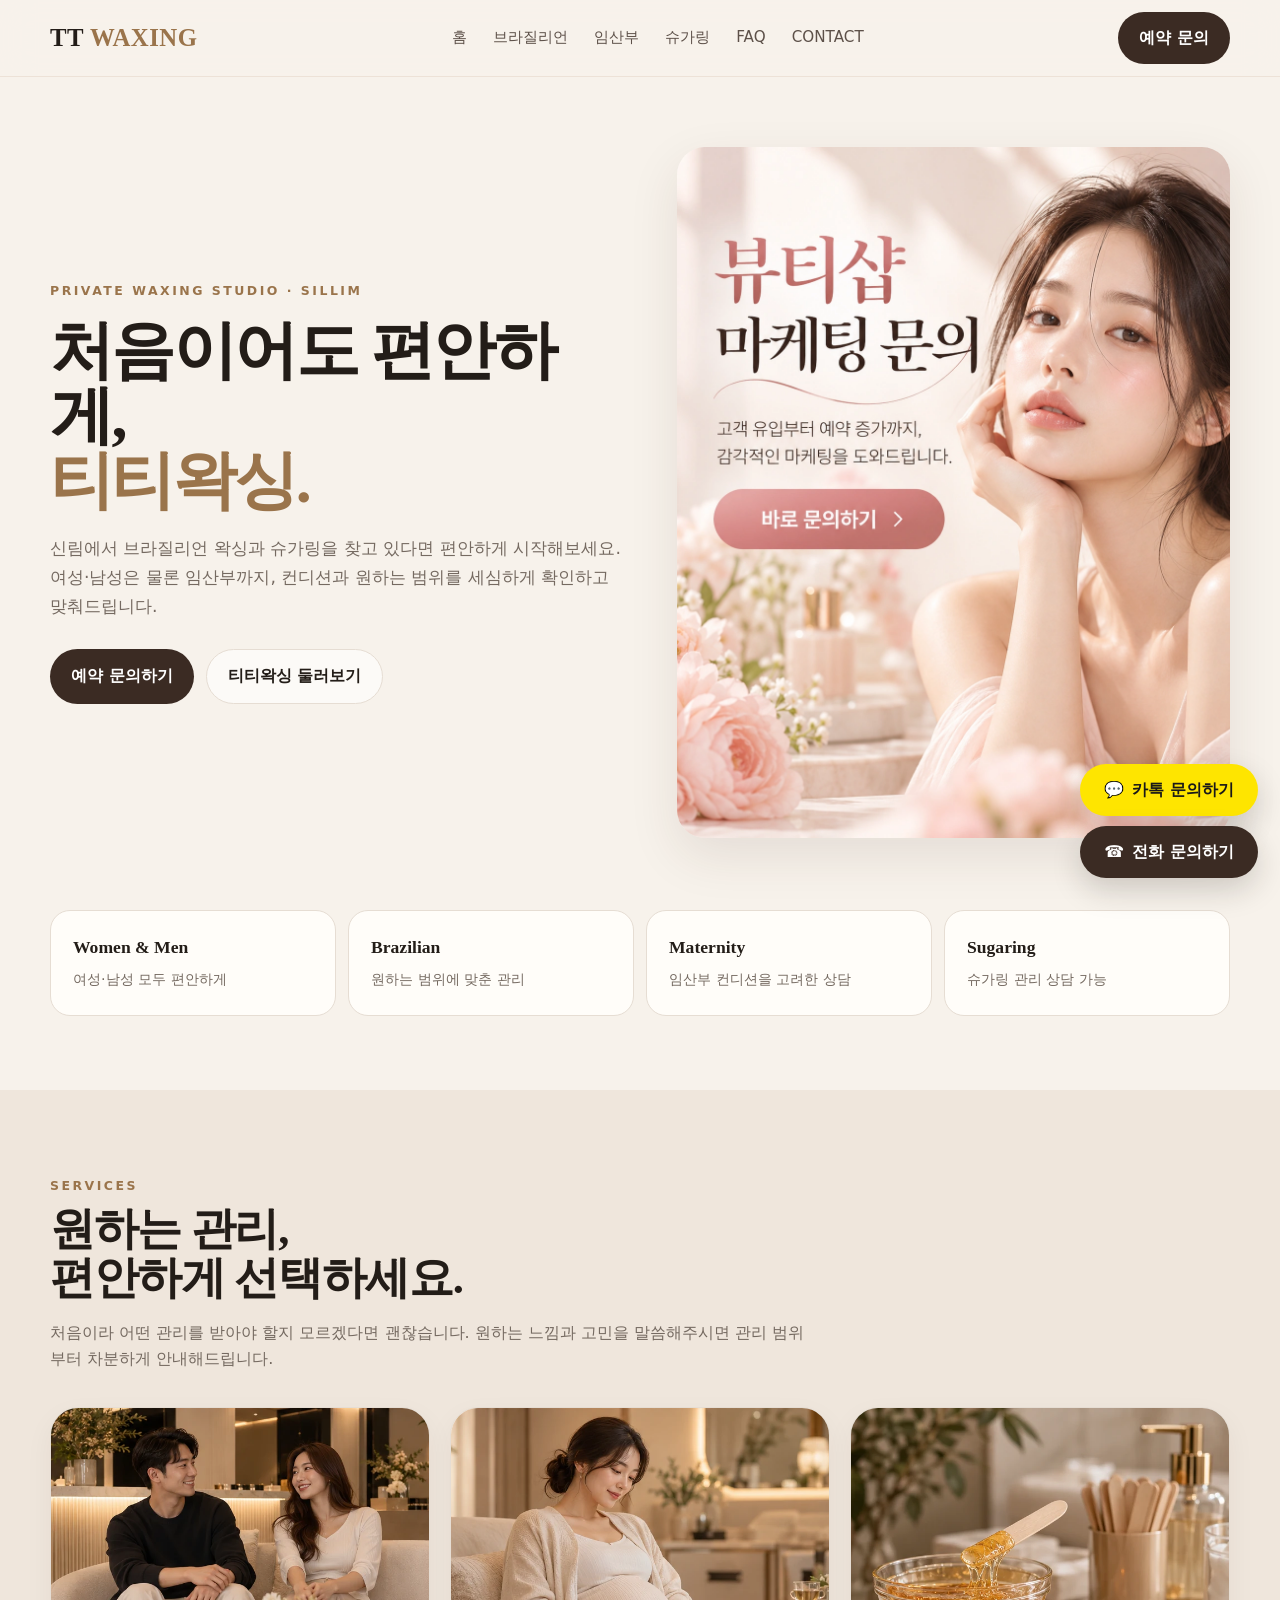
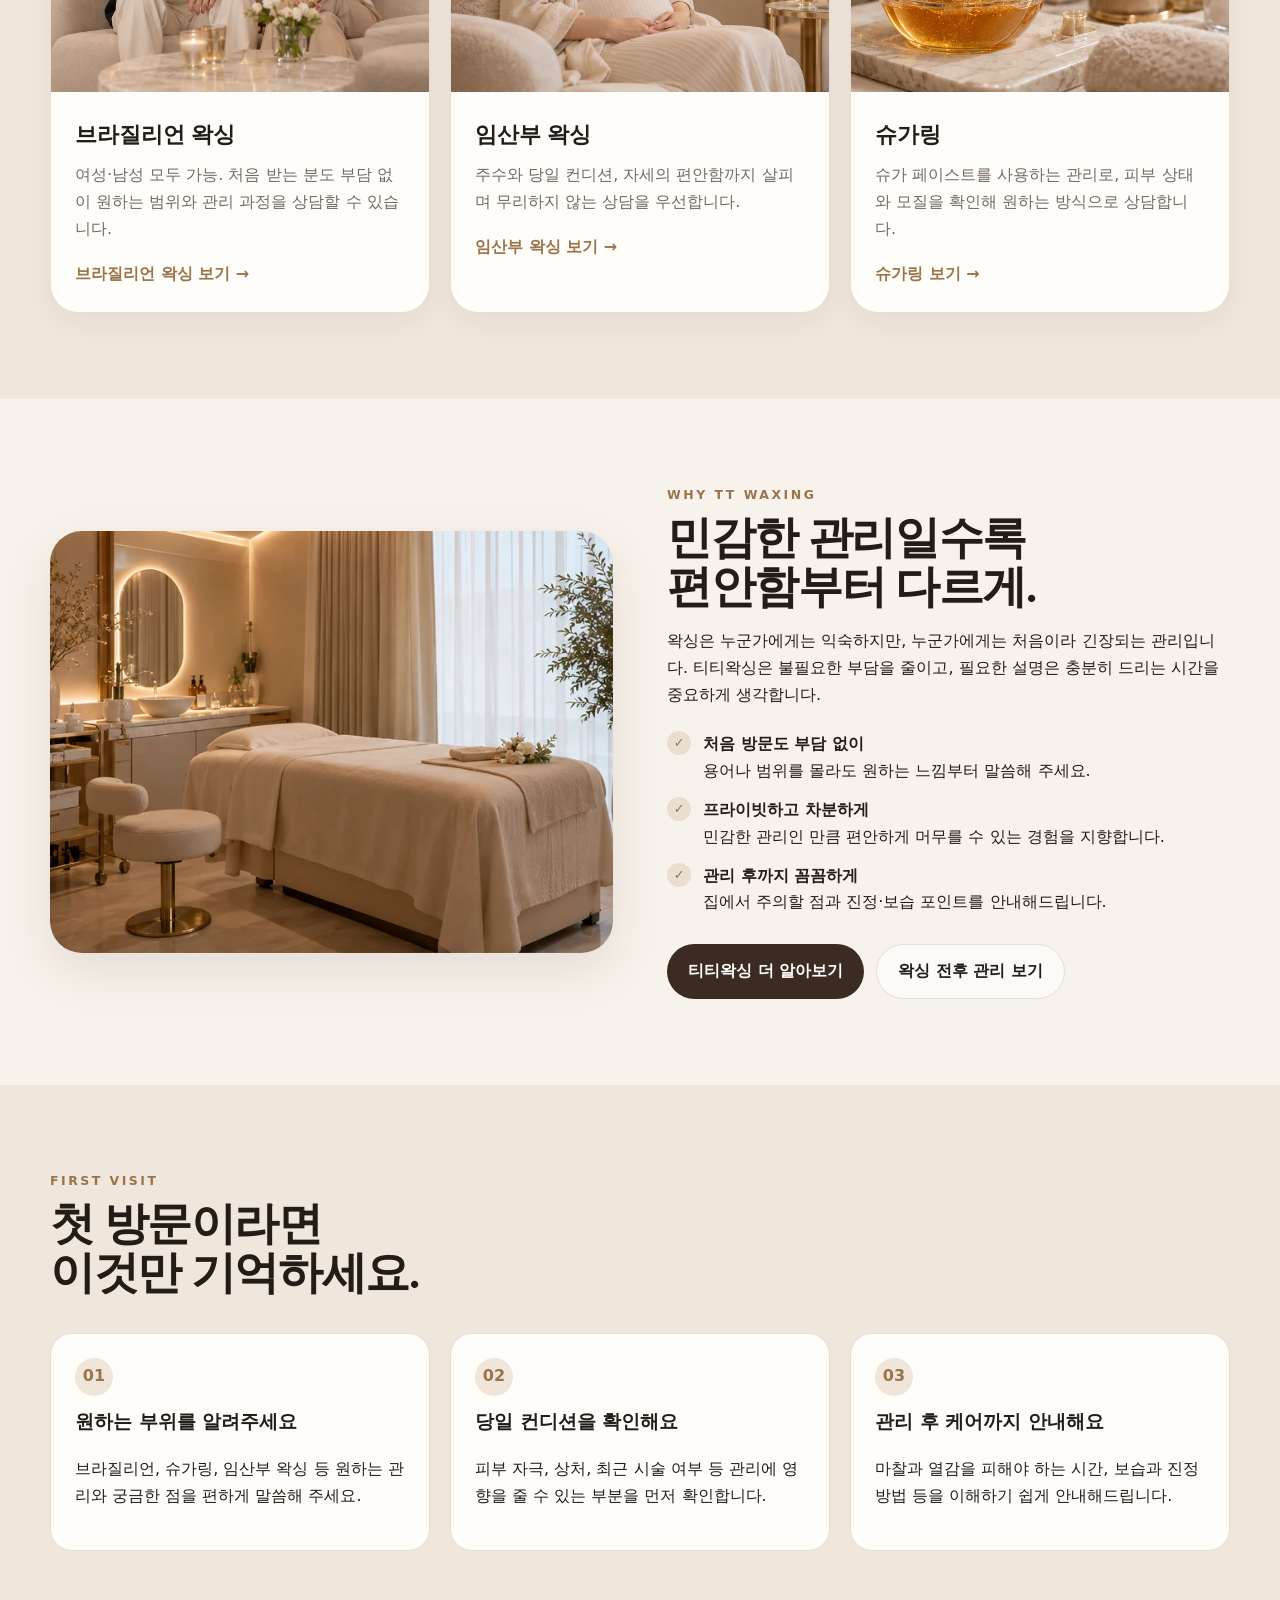
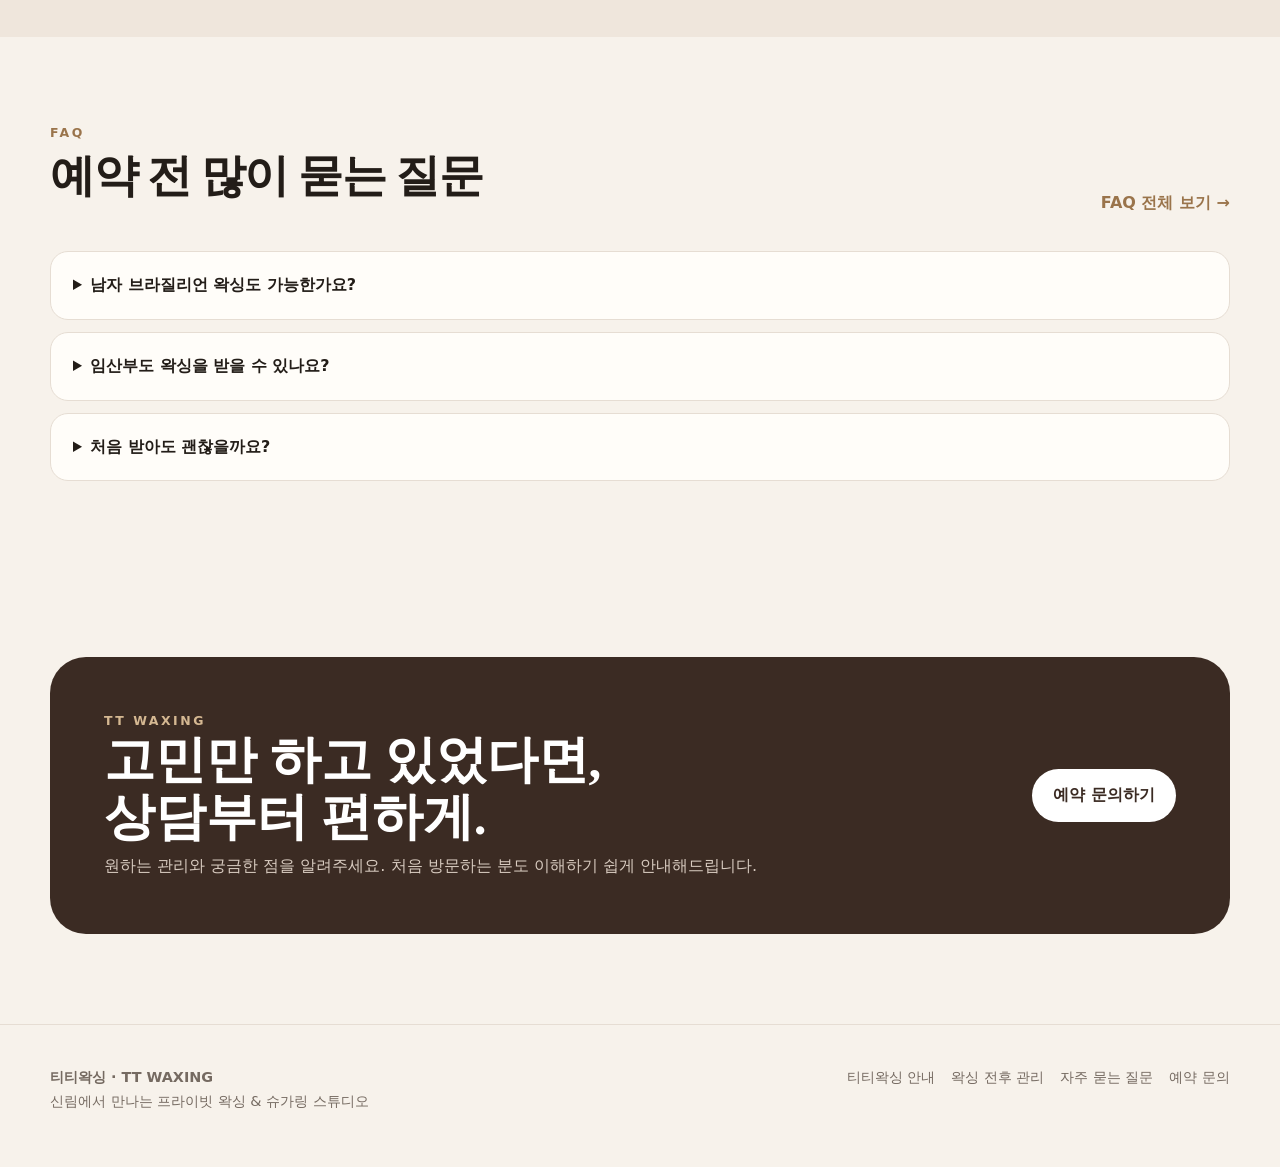
<file: index.html>
<!DOCTYPE html>
<html lang="ko">
 <head>
  <meta charset="utf-8"/>
  <meta content="width=device-width,initial-scale=1,viewport-fit=cover" name="viewport"/>
  <title>
   신림왁싱 티티왁싱 | 브라질리언·임산부·남녀·슈가링
  </title>
  <meta content="신림왁싱 티티왁싱. 여성·남성 브라질리언 왁싱, 임산부 왁싱, 슈가링을 편안하고 프라이빗한 분위기에서 상담하세요." name="description"/>
  <meta content="index,follow,max-image-preview:large" name="robots"/>
  <link href="https://ttwaxing.pages.dev/" rel="canonical"/>
  <link href="assets/favicon.svg" rel="icon" type="image/svg+xml"/>
  <link href="assets/style.css" rel="stylesheet"/>
  <link href="/rss.xml" rel="alternate" title="티티왁싱 RSS" type="application/rss+xml"/>
  <meta content="website" property="og:type"/>
  <meta content="ko_KR" property="og:locale"/>
  <meta content="티티왁싱" property="og:site_name"/>
  <meta content="신림왁싱 티티왁싱 | 브라질리언·임산부·남녀·슈가링" property="og:title"/>
  <meta content="신림왁싱 티티왁싱. 여성·남성 브라질리언 왁싱, 임산부 왁싱, 슈가링을 편안하고 프라이빗한 분위기에서 상담하세요." property="og:description"/>
  <meta content="https://ttwaxing.pages.dev/" property="og:url"/>
  <meta content="https://ttwaxing.pages.dev/assets/images/hero-visual.webp" property="og:image"/>
  <meta content="summary_large_image" name="twitter:card"/>
  <script type="application/ld+json">
   {
  "@context": "https://schema.org",
  "@graph": [
    {
      "@context": "https://schema.org",
      "@type": "BeautySalon",
      "@id": "https://ttwaxing.pages.dev/#business",
      "name": "티티왁싱",
      "alternateName": "TT WAXING",
      "url": "https://ttwaxing.pages.dev/",
      "telephone": "+82-10-3901-2337",
      "image": [
        "https://ttwaxing.pages.dev/assets/images/hero-visual.webp",
        "https://ttwaxing.pages.dev/assets/images/sugaring.webp"
      ],
      "description": "신림에서 브라질리언 왁싱, 임산부 왁싱, 남성·여성 왁싱과 슈가링을 안내하는 프라이빗 왁싱 스튜디오.",
      "areaServed": [
        {
          "@type": "Place",
          "name": "신림"
        },
        {
          "@type": "AdministrativeArea",
          "name": "서울 관악구"
        }
      ],
      "priceRange": "₩₩",
      "knowsAbout": [
        "브라질리언 왁싱",
        "임산부 왁싱",
        "남자 왁싱",
        "여자 왁싱",
        "슈가링"
      ]
    },
    {
      "@context": "https://schema.org",
      "@type": "WebPage",
      "@id": "https://ttwaxing.pages.dev/#webpage",
      "url": "https://ttwaxing.pages.dev/",
      "name": "신림왁싱 티티왁싱 | 브라질리언·임산부·남녀·슈가링",
      "description": "신림왁싱 티티왁싱. 여성·남성 브라질리언 왁싱, 임산부 왁싱, 슈가링을 편안하고 프라이빗한 분위기에서 상담하세요.",
      "inLanguage": "ko-KR",
      "isPartOf": {
        "@id": "https://ttwaxing.pages.dev/#website"
      }
    },
    {
      "@context": "https://schema.org",
      "@type": "WebSite",
      "@id": "https://ttwaxing.pages.dev/#website",
      "url": "https://ttwaxing.pages.dev/",
      "name": "티티왁싱",
      "inLanguage": "ko-KR",
      "publisher": {
        "@id": "https://ttwaxing.pages.dev/#business"
      }
    },
    {
      "@context": "https://schema.org",
      "@type": "FAQPage",
      "mainEntity": [
        {
          "@type": "Question",
          "name": "남자 브라질리언 왁싱도 가능한가요?",
          "acceptedAnswer": {
            "@type": "Answer",
            "text": "네. 티티왁싱은 여성과 남성 모두 상담 가능합니다. 원하는 관리 범위와 피부 컨디션을 확인한 뒤 안내해드립니다."
          }
        },
        {
          "@type": "Question",
          "name": "임산부도 왁싱을 받을 수 있나요?",
          "acceptedAnswer": {
            "@type": "Answer",
            "text": "임신 주수와 현재 컨디션을 먼저 확인합니다. 의료진에게 별도 지침을 받은 경우에는 해당 지침을 우선해 주세요."
          }
        },
        {
          "@type": "Question",
          "name": "처음 받아도 괜찮을까요?",
          "acceptedAnswer": {
            "@type": "Answer",
            "text": "처음일수록 관리 범위와 진행 과정을 충분히 설명드리는 것이 중요합니다. 궁금한 점은 예약 전에 편하게 문의해 주세요."
          }
        }
      ]
    }
  ]
}
  </script>
 </head>
 <body>
  <header class="header">
   <div class="wrap header-in">
    <a aria-label="티티왁싱 홈" class="brand" href="index.html">
     TT
     <span>
      WAXING
     </span>
    </a>
    <nav aria-label="주요 메뉴">
     <a aria-current="page" href="index.html">
      홈
     </a>
     <a href="brazilian-waxing.html">
      브라질리언
     </a>
     <a href="pregnancy-waxing.html">
      임산부
     </a>
     <a href="sugaring.html">
      슈가링
     </a>
     <a href="faq.html">
      FAQ
     </a>
     <a href="contact.html">
      CONTACT
     </a>
    </nav>
    <a class="nav-cta" href="contact.html">
     예약 문의
    </a>
    <button aria-controls="mobile-navigation" aria-expanded="false" aria-label="모바일 메뉴 열기" class="mobile-menu" type="button">
     MENU
    </button>
   </div>
   <div class="wrap mobile-links" id="mobile-navigation">
    <a aria-current="page" href="index.html">
     홈
    </a>
    <a href="brazilian-waxing.html">
     브라질리언
    </a>
    <a href="pregnancy-waxing.html">
     임산부
    </a>
    <a href="sugaring.html">
     슈가링
    </a>
    <a href="faq.html">
     FAQ
    </a>
    <a href="contact.html">
     CONTACT
    </a>
   </div>
  </header>
  <main>
   <section class="hero">
    <div class="wrap hero-grid">
     <div>
      <div class="eyebrow">
       PRIVATE WAXING STUDIO · SILLIM
      </div>
      <h1>
       처음이어도 편안하게,
       <br/>
       <em>
        티티왁싱.
       </em>
      </h1>
      <p>
       신림에서 브라질리언 왁싱과 슈가링을 찾고 있다면 편안하게 시작해보세요. 여성·남성은 물론 임산부까지, 컨디션과 원하는 범위를 세심하게 확인하고 맞춰드립니다.
      </p>
      <div class="actions">
       <a class="btn primary" href="contact.html">
        예약 문의하기
       </a>
       <a class="btn secondary" href="about-booking.html">
        티티왁싱 둘러보기
       </a>
      </div>
     </div>
     <a aria-label="문의 채널 열기" class="hero-media marketing-inquiry" href="https://pf.kakao.com/_QqyKn" rel="noopener noreferrer" target="_blank">
      <img alt="티티왁싱 안내 이미지" decoding="async" fetchpriority="high" height="1402" src="assets/images/hero-visual.webp" width="1122"/>
     </a>
    </div>
   </section>
   <section class="trust">
    <div class="wrap trust-grid">
     <div class="trust-item">
      <b>
       Women &amp; Men
      </b>
      <span>
       여성·남성 모두 편안하게
      </span>
     </div>
     <div class="trust-item">
      <b>
       Brazilian
      </b>
      <span>
       원하는 범위에 맞춘 관리
      </span>
     </div>
     <div class="trust-item">
      <b>
       Maternity
      </b>
      <span>
       임산부 컨디션을 고려한 상담
      </span>
     </div>
     <div class="trust-item">
      <b>
       Sugaring
      </b>
      <span>
       슈가링 관리 상담 가능
      </span>
     </div>
    </div>
   </section>
   <section class="section alt">
    <div class="wrap">
     <div class="section-head">
      <div class="eyebrow">
       SERVICES
      </div>
      <h2>
       원하는 관리,
       <br/>
       편안하게 선택하세요.
      </h2>
      <p>
       처음이라 어떤 관리를 받아야 할지 모르겠다면 괜찮습니다. 원하는 느낌과 고민을 말씀해주시면 관리 범위부터 차분하게 안내해드립니다.
      </p>
     </div>
     <div class="cards">
      <article class="card">
       <img alt="티티왁싱의 여성 남성 브라질리언 왁싱 안내" decoding="async" loading="lazy" src="assets/images/men-women.webp"/>
       <div class="card-body">
        <h3>
         브라질리언 왁싱
        </h3>
        <p>
         여성·남성 모두 가능. 처음 받는 분도 부담 없이 원하는 범위와 관리 과정을 상담할 수 있습니다.
        </p>
        <a class="more" href="brazilian-waxing.html">
         브라질리언 왁싱 보기 →
        </a>
       </div>
      </article>
      <article class="card">
       <img alt="편안하게 상담받는 임산부를 표현한 이미지" decoding="async" loading="lazy" src="assets/images/pregnancy.webp"/>
       <div class="card-body">
        <h3>
         임산부 왁싱
        </h3>
        <p>
         주수와 당일 컨디션, 자세의 편안함까지 살피며 무리하지 않는 상담을 우선합니다.
        </p>
        <a class="more" href="pregnancy-waxing.html">
         임산부 왁싱 보기 →
        </a>
       </div>
      </article>
      <article class="card">
       <img alt="티티왁싱 슈가링 페이스트 이미지" decoding="async" loading="lazy" src="assets/images/sugaring.webp"/>
       <div class="card-body">
        <h3>
         슈가링
        </h3>
        <p>
         슈가 페이스트를 사용하는 관리로, 피부 상태와 모질을 확인해 원하는 방식으로 상담합니다.
        </p>
        <a class="more" href="sugaring.html">
         슈가링 보기 →
        </a>
       </div>
      </article>
     </div>
    </div>
   </section>
   <section class="section">
    <div class="wrap split">
     <div>
      <img alt="정돈되고 차분한 티티왁싱 프라이빗 공간" decoding="async" loading="lazy" src="assets/images/hero-studio.webp"/>
     </div>
     <div>
      <div class="eyebrow">
       WHY TT WAXING
      </div>
      <h2>
       민감한 관리일수록
       <br/>
       편안함부터 다르게.
      </h2>
      <p>
       왁싱은 누군가에게는 익숙하지만, 누군가에게는 처음이라 긴장되는 관리입니다. 티티왁싱은 불필요한 부담을 줄이고, 필요한 설명은 충분히 드리는 시간을 중요하게 생각합니다.
      </p>
      <div class="checks">
       <div class="check">
        <i>
         ✓
        </i>
        <div>
         <b>
          처음 방문도 부담 없이
         </b>
         <br/>
         <span>
          용어나 범위를 몰라도 원하는 느낌부터 말씀해 주세요.
         </span>
        </div>
       </div>
       <div class="check">
        <i>
         ✓
        </i>
        <div>
         <b>
          프라이빗하고 차분하게
         </b>
         <br/>
         <span>
          민감한 관리인 만큼 편안하게 머무를 수 있는 경험을 지향합니다.
         </span>
        </div>
       </div>
       <div class="check">
        <i>
         ✓
        </i>
        <div>
         <b>
          관리 후까지 꼼꼼하게
         </b>
         <br/>
         <span>
          집에서 주의할 점과 진정·보습 포인트를 안내해드립니다.
         </span>
        </div>
       </div>
      </div>
      <div class="actions">
       <a class="btn primary" href="about-booking.html">
        티티왁싱 더 알아보기
       </a>
       <a class="btn secondary" href="aftercare.html">
        왁싱 전후 관리 보기
       </a>
      </div>
     </div>
    </div>
   </section>
   <section class="section alt">
    <div class="wrap">
     <div class="section-head">
      <div class="eyebrow">
       FIRST VISIT
      </div>
      <h2>
       첫 방문이라면
       <br/>
       이것만 기억하세요.
      </h2>
     </div>
     <div class="grid3">
      <div class="info">
       <span class="step">
        01
       </span>
       <h3>
        원하는 부위를 알려주세요
       </h3>
       <p>
        브라질리언, 슈가링, 임산부 왁싱 등 원하는 관리와 궁금한 점을 편하게 말씀해 주세요.
       </p>
      </div>
      <div class="info">
       <span class="step">
        02
       </span>
       <h3>
        당일 컨디션을 확인해요
       </h3>
       <p>
        피부 자극, 상처, 최근 시술 여부 등 관리에 영향을 줄 수 있는 부분을 먼저 확인합니다.
       </p>
      </div>
      <div class="info">
       <span class="step">
        03
       </span>
       <h3>
        관리 후 케어까지 안내해요
       </h3>
       <p>
        마찰과 열감을 피해야 하는 시간, 보습과 진정 방법 등을 이해하기 쉽게 안내해드립니다.
       </p>
      </div>
     </div>
    </div>
   </section>
   <section class="section">
    <div class="wrap">
     <div class="section-head row-head">
      <div>
       <div class="eyebrow">
        FAQ
       </div>
       <h2>
        예약 전 많이 묻는 질문
       </h2>
      </div>
      <a class="text-link" href="faq.html">
       FAQ 전체 보기 →
      </a>
     </div>
     <div class="faq">
      <details>
       <summary>
        남자 브라질리언 왁싱도 가능한가요?
       </summary>
       <p>
        네. 티티왁싱은 여성과 남성 모두 상담 가능합니다. 원하는 관리 범위와 피부 컨디션을 확인한 뒤 안내해드립니다.
       </p>
      </details>
      <details>
       <summary>
        임산부도 왁싱을 받을 수 있나요?
       </summary>
       <p>
        임신 주수와 현재 컨디션을 먼저 확인합니다. 의료진에게 별도 지침을 받은 경우에는 해당 지침을 우선해 주세요.
       </p>
      </details>
      <details>
       <summary>
        처음 받아도 괜찮을까요?
       </summary>
       <p>
        처음일수록 관리 범위와 진행 과정을 충분히 설명드리는 것이 중요합니다. 궁금한 점은 예약 전에 편하게 문의해 주세요.
       </p>
      </details>
     </div>
    </div>
   </section>
   <section class="cta">
    <div class="wrap cta-box">
     <div>
      <div class="eyebrow" style="color:#d5b892">
       TT WAXING
      </div>
      <h2>
       고민만 하고 있었다면,
       <br/>
       상담부터 편하게.
      </h2>
      <p>
       원하는 관리와 궁금한 점을 알려주세요. 처음 방문하는 분도 이해하기 쉽게 안내해드립니다.
      </p>
     </div>
     <a class="btn" href="contact.html">
      예약 문의하기
     </a>
    </div>
   </section>
  </main>
  <footer>
   <div class="wrap foot">
    <div>
     <b>
      티티왁싱 · TT WAXING
     </b>
     <br/>
     신림에서 만나는 프라이빗 왁싱 &amp; 슈가링 스튜디오
    </div>
    <div class="foot-links">
     <a href="about-booking.html">
      티티왁싱 안내
     </a>
     <a href="aftercare.html">
      왁싱 전후 관리
     </a>
     <a href="faq.html">
      자주 묻는 질문
     </a>
     <a href="contact.html">
      예약 문의
     </a>
    </div>
   </div>
  </footer>
  <div aria-label="빠른 문의" class="floating-contact">
   <a class="floating-contact__kakao" href="https://pf.kakao.com/_QqyKn" rel="noopener noreferrer" target="_blank">
    <span class="floating-contact__icon" aria-hidden="true">💬</span>
    <span>카톡 문의하기</span>
   </a>
   <a class="floating-contact__phone" href="tel:01039012337">
    <span class="floating-contact__icon" aria-hidden="true">☎</span>
    <span>전화 문의하기</span>
   </a>
  </div>
  <script defer="" src="assets/site.js">
  </script>
 </body>
</html>
</file>
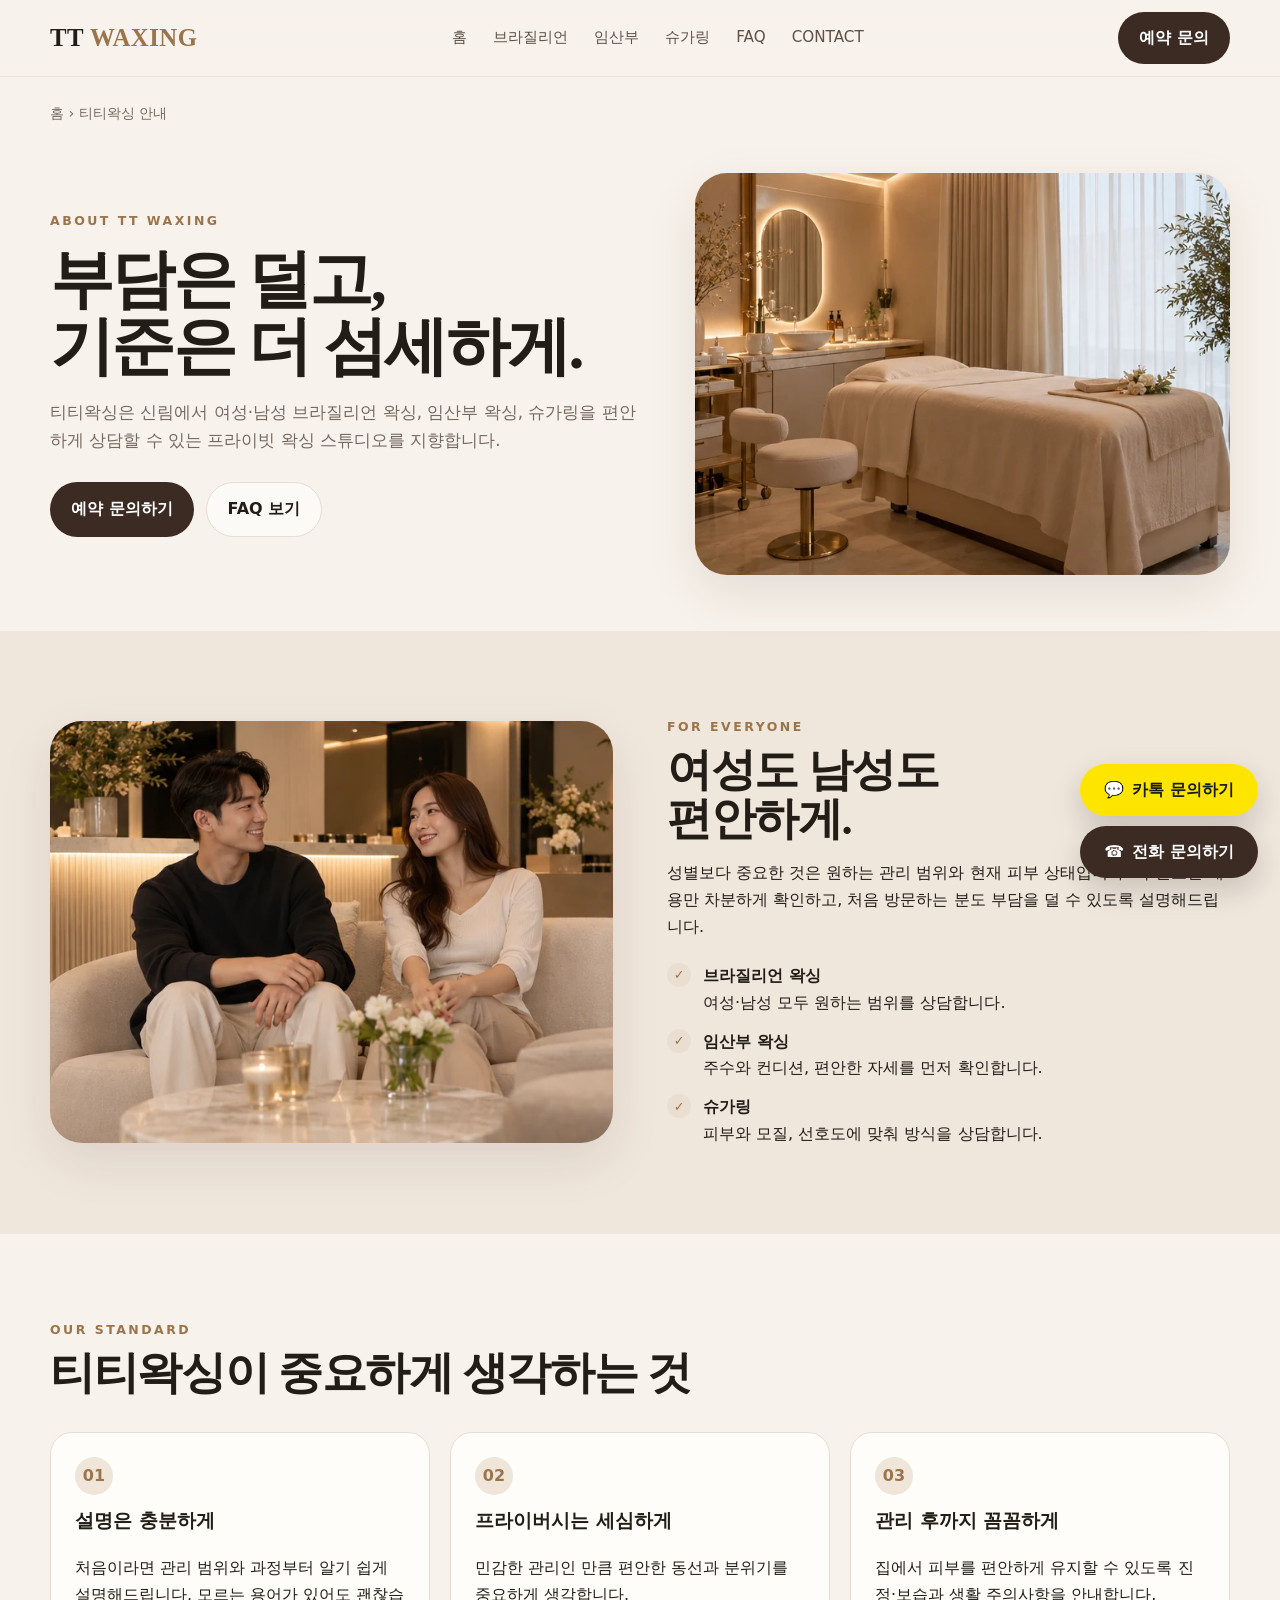
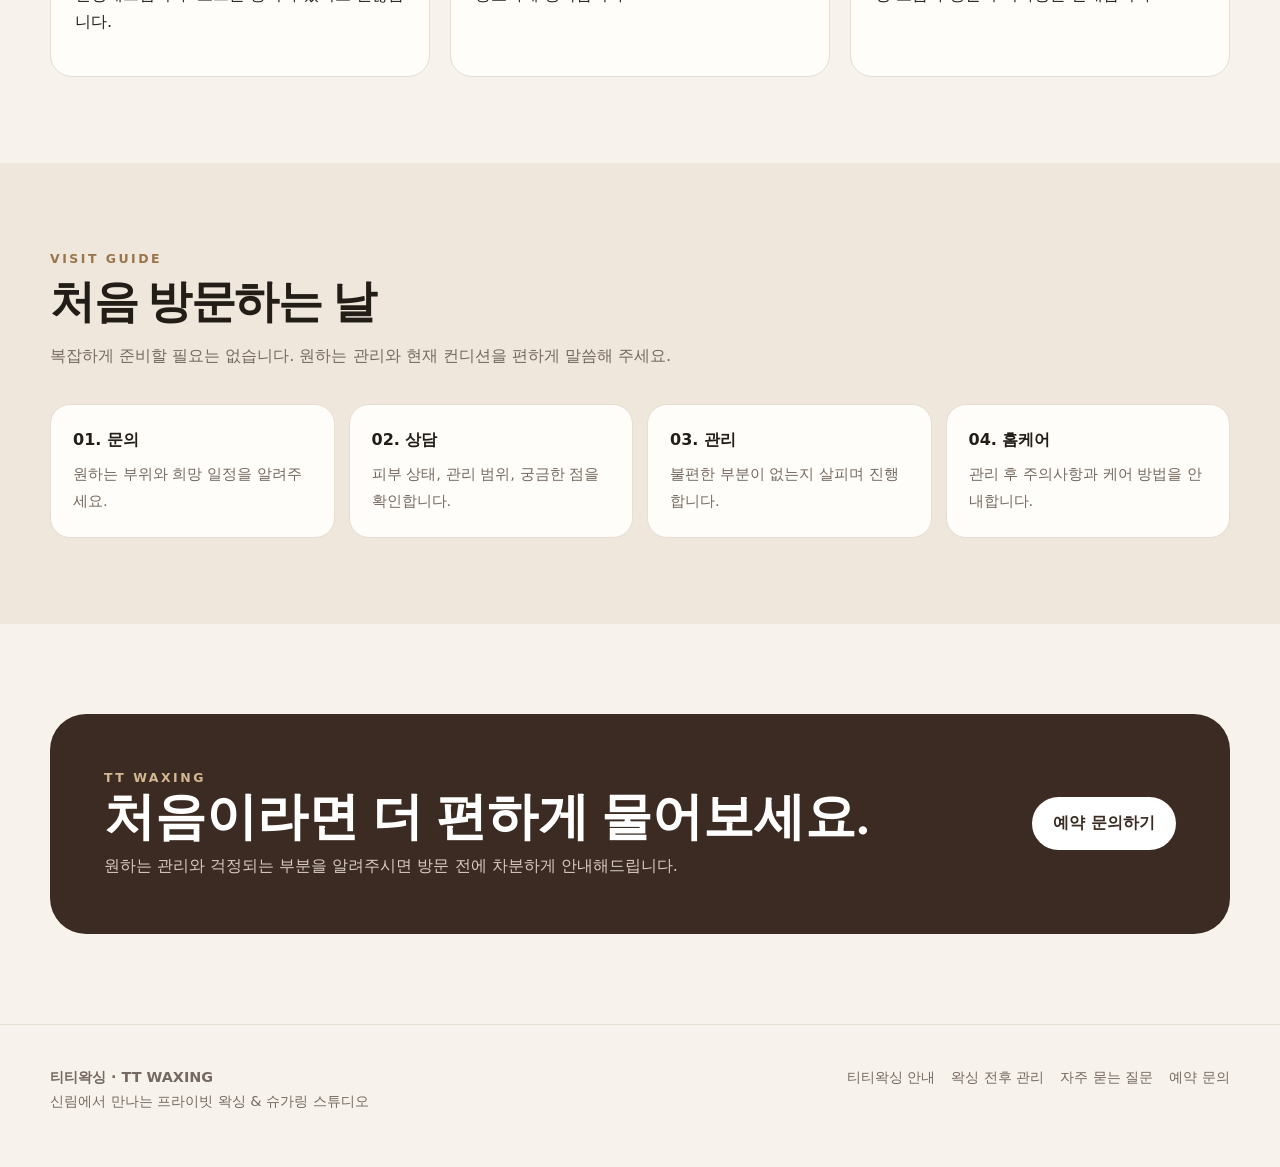
<file: about-booking.html>
<!DOCTYPE html>
<html lang="ko">
 <head>
  <meta charset="utf-8"/>
  <meta content="width=device-width,initial-scale=1,viewport-fit=cover" name="viewport"/>
  <title>
   티티왁싱 안내 | 신림 프라이빗 왁싱·슈가링
  </title>
  <meta content="신림 티티왁싱은 여성·남성 브라질리언 왁싱, 임산부 왁싱, 슈가링을 편안하게 상담하는 프라이빗 왁싱 스튜디오입니다." name="description"/>
  <meta content="index,follow,max-image-preview:large" name="robots"/>
  <link href="https://ttwaxing.pages.dev/about-booking.html" rel="canonical"/>
  <link href="assets/favicon.svg" rel="icon" type="image/svg+xml"/>
  <link href="assets/style.css" rel="stylesheet"/>
  <link href="/rss.xml" rel="alternate" title="티티왁싱 RSS" type="application/rss+xml"/>
  <meta content="website" property="og:type"/>
  <meta content="ko_KR" property="og:locale"/>
  <meta content="티티왁싱" property="og:site_name"/>
  <meta content="티티왁싱 안내 | 신림 프라이빗 왁싱·슈가링" property="og:title"/>
  <meta content="신림 티티왁싱은 여성·남성 브라질리언 왁싱, 임산부 왁싱, 슈가링을 편안하게 상담하는 프라이빗 왁싱 스튜디오입니다." property="og:description"/>
  <meta content="https://ttwaxing.pages.dev/about-booking.html" property="og:url"/>
  <meta content="https://ttwaxing.pages.dev/assets/images/hero-studio.webp" property="og:image"/>
  <meta content="summary_large_image" name="twitter:card"/>
  <script type="application/ld+json">
   {
  "@context": "https://schema.org",
  "@graph": [
    {
      "@context": "https://schema.org",
      "@type": "BeautySalon",
      "@id": "https://ttwaxing.pages.dev/#business",
      "name": "티티왁싱",
      "alternateName": "TT WAXING",
      "url": "https://ttwaxing.pages.dev/",
      "image": [
        "https://ttwaxing.pages.dev/assets/images/hero-studio.webp",
        "https://ttwaxing.pages.dev/assets/images/sugaring.webp"
      ],
      "description": "신림에서 브라질리언 왁싱, 임산부 왁싱, 남성·여성 왁싱과 슈가링을 안내하는 프라이빗 왁싱 스튜디오.",
      "areaServed": [
        {
          "@type": "Place",
          "name": "신림"
        },
        {
          "@type": "AdministrativeArea",
          "name": "서울 관악구"
        }
      ],
      "priceRange": "₩₩",
      "knowsAbout": [
        "브라질리언 왁싱",
        "임산부 왁싱",
        "남자 왁싱",
        "여자 왁싱",
        "슈가링"
      ]
    },
    {
      "@context": "https://schema.org",
      "@type": "WebPage",
      "@id": "https://ttwaxing.pages.dev/about-booking.html#webpage",
      "url": "https://ttwaxing.pages.dev/about-booking.html",
      "name": "티티왁싱 안내 | 신림 프라이빗 왁싱·슈가링",
      "description": "신림 티티왁싱은 여성·남성 브라질리언 왁싱, 임산부 왁싱, 슈가링을 편안하게 상담하는 프라이빗 왁싱 스튜디오입니다.",
      "inLanguage": "ko-KR",
      "isPartOf": {
        "@id": "https://ttwaxing.pages.dev/#website"
      }
    }
  ]
}
  </script>
 </head>
 <body>
  <header class="header">
   <div class="wrap header-in">
    <a aria-label="티티왁싱 홈" class="brand" href="index.html">
     TT
     <span>
      WAXING
     </span>
    </a>
    <nav aria-label="주요 메뉴">
     <a href="index.html">
      홈
     </a>
     <a href="brazilian-waxing.html">
      브라질리언
     </a>
     <a href="pregnancy-waxing.html">
      임산부
     </a>
     <a href="sugaring.html">
      슈가링
     </a>
     <a href="faq.html">
      FAQ
     </a>
     <a href="contact.html">
      CONTACT
     </a>
    </nav>
    <a class="nav-cta" href="contact.html">
     예약 문의
    </a>
    <button aria-controls="mobile-navigation" aria-expanded="false" aria-label="모바일 메뉴 열기" class="mobile-menu" type="button">
     MENU
    </button>
   </div>
   <div class="wrap mobile-links" id="mobile-navigation">
    <a href="index.html">
     홈
    </a>
    <a href="brazilian-waxing.html">
     브라질리언
    </a>
    <a href="pregnancy-waxing.html">
     임산부
    </a>
    <a href="sugaring.html">
     슈가링
    </a>
    <a href="faq.html">
     FAQ
    </a>
    <a href="contact.html">
     CONTACT
    </a>
   </div>
  </header>
  <div class="wrap breadcrumbs">
   <a href="index.html">
    홈
   </a>
   <span aria-hidden="true">
    ›
   </span>
   <span>
    티티왁싱 안내
   </span>
  </div>
  <main>
   <section class="detail-hero">
    <div class="wrap detail-grid">
     <div>
      <div class="eyebrow">
       ABOUT TT WAXING
      </div>
      <h1>
       부담은 덜고,
       <br/>
       기준은 더 섬세하게.
      </h1>
      <p>
       티티왁싱은 신림에서 여성·남성 브라질리언 왁싱, 임산부 왁싱, 슈가링을 편안하게 상담할 수 있는 프라이빗 왁싱 스튜디오를 지향합니다.
      </p>
      <div class="actions">
       <a class="btn primary" href="contact.html">
        예약 문의하기
       </a>
       <a class="btn secondary" href="faq.html">
        FAQ 보기
       </a>
      </div>
     </div>
     <img alt="차분하고 고급스럽게 정돈된 티티왁싱 관리 공간" decoding="async" fetchpriority="high" src="assets/images/hero-studio.webp"/>
    </div>
   </section>
   <section class="section alt">
    <div class="wrap split">
     <div>
      <img alt="여성과 남성 모두 편안하게 이용하는 티티왁싱 이미지" decoding="async" loading="lazy" src="assets/images/men-women.webp"/>
     </div>
     <div>
      <div class="eyebrow">
       FOR EVERYONE
      </div>
      <h2>
       여성도 남성도
       <br/>
       편안하게.
      </h2>
      <p>
       성별보다 중요한 것은 원하는 관리 범위와 현재 피부 상태입니다. 꼭 필요한 내용만 차분하게 확인하고, 처음 방문하는 분도 부담을 덜 수 있도록 설명해드립니다.
      </p>
      <div class="checks">
       <div class="check">
        <i>
         ✓
        </i>
        <div>
         <b>
          브라질리언 왁싱
         </b>
         <br/>
         <span>
          여성·남성 모두 원하는 범위를 상담합니다.
         </span>
        </div>
       </div>
       <div class="check">
        <i>
         ✓
        </i>
        <div>
         <b>
          임산부 왁싱
         </b>
         <br/>
         <span>
          주수와 컨디션, 편안한 자세를 먼저 확인합니다.
         </span>
        </div>
       </div>
       <div class="check">
        <i>
         ✓
        </i>
        <div>
         <b>
          슈가링
         </b>
         <br/>
         <span>
          피부와 모질, 선호도에 맞춰 방식을 상담합니다.
         </span>
        </div>
       </div>
      </div>
     </div>
    </div>
   </section>
   <section class="section">
    <div class="wrap">
     <div class="section-head">
      <div class="eyebrow">
       OUR STANDARD
      </div>
      <h2>
       티티왁싱이 중요하게 생각하는 것
      </h2>
     </div>
     <div class="grid3">
      <div class="info">
       <span class="step">
        01
       </span>
       <h3>
        설명은 충분하게
       </h3>
       <p>
        처음이라면 관리 범위와 과정부터 알기 쉽게 설명해드립니다. 모르는 용어가 있어도 괜찮습니다.
       </p>
      </div>
      <div class="info">
       <span class="step">
        02
       </span>
       <h3>
        프라이버시는 세심하게
       </h3>
       <p>
        민감한 관리인 만큼 편안한 동선과 분위기를 중요하게 생각합니다.
       </p>
      </div>
      <div class="info">
       <span class="step">
        03
       </span>
       <h3>
        관리 후까지 꼼꼼하게
       </h3>
       <p>
        집에서 피부를 편안하게 유지할 수 있도록 진정·보습과 생활 주의사항을 안내합니다.
       </p>
      </div>
     </div>
    </div>
   </section>
   <section class="section alt">
    <div class="wrap">
     <div class="section-head">
      <div class="eyebrow">
       VISIT GUIDE
      </div>
      <h2>
       처음 방문하는 날
      </h2>
      <p>
       복잡하게 준비할 필요는 없습니다. 원하는 관리와 현재 컨디션을 편하게 말씀해 주세요.
      </p>
     </div>
     <div class="journey">
      <div>
       <b>
        01. 문의
       </b>
       <span>
        원하는 부위와 희망 일정을 알려주세요.
       </span>
      </div>
      <div>
       <b>
        02. 상담
       </b>
       <span>
        피부 상태, 관리 범위, 궁금한 점을 확인합니다.
       </span>
      </div>
      <div>
       <b>
        03. 관리
       </b>
       <span>
        불편한 부분이 없는지 살피며 진행합니다.
       </span>
      </div>
      <div>
       <b>
        04. 홈케어
       </b>
       <span>
        관리 후 주의사항과 케어 방법을 안내합니다.
       </span>
      </div>
     </div>
    </div>
   </section>
   <section class="cta">
    <div class="wrap cta-box">
     <div>
      <div class="eyebrow" style="color:#d5b892">
       TT WAXING
      </div>
      <h2>
       처음이라면 더 편하게 물어보세요.
      </h2>
      <p>
       원하는 관리와 걱정되는 부분을 알려주시면 방문 전에 차분하게 안내해드립니다.
      </p>
     </div>
     <a class="btn" href="contact.html">
      예약 문의하기
     </a>
    </div>
   </section>
  </main>
  <footer>
   <div class="wrap foot">
    <div>
     <b>
      티티왁싱 · TT WAXING
     </b>
     <br/>
     신림에서 만나는 프라이빗 왁싱 &amp; 슈가링 스튜디오
    </div>
    <div class="foot-links">
     <a href="about-booking.html">
      티티왁싱 안내
     </a>
     <a href="aftercare.html">
      왁싱 전후 관리
     </a>
     <a href="faq.html">
      자주 묻는 질문
     </a>
     <a href="contact.html">
      예약 문의
     </a>
    </div>
   </div>
  </footer>
  <div aria-label="빠른 문의" class="floating-contact">
   <a class="floating-contact__kakao" href="https://pf.kakao.com/_QqyKn" rel="noopener noreferrer" target="_blank">
    <span class="floating-contact__icon" aria-hidden="true">💬</span>
    <span>카톡 문의하기</span>
   </a>
   <a class="floating-contact__phone" href="tel:01039012337">
    <span class="floating-contact__icon" aria-hidden="true">☎</span>
    <span>전화 문의하기</span>
   </a>
  </div>
  <script defer="" src="assets/site.js">
  </script>
 </body>
</html>
</file>
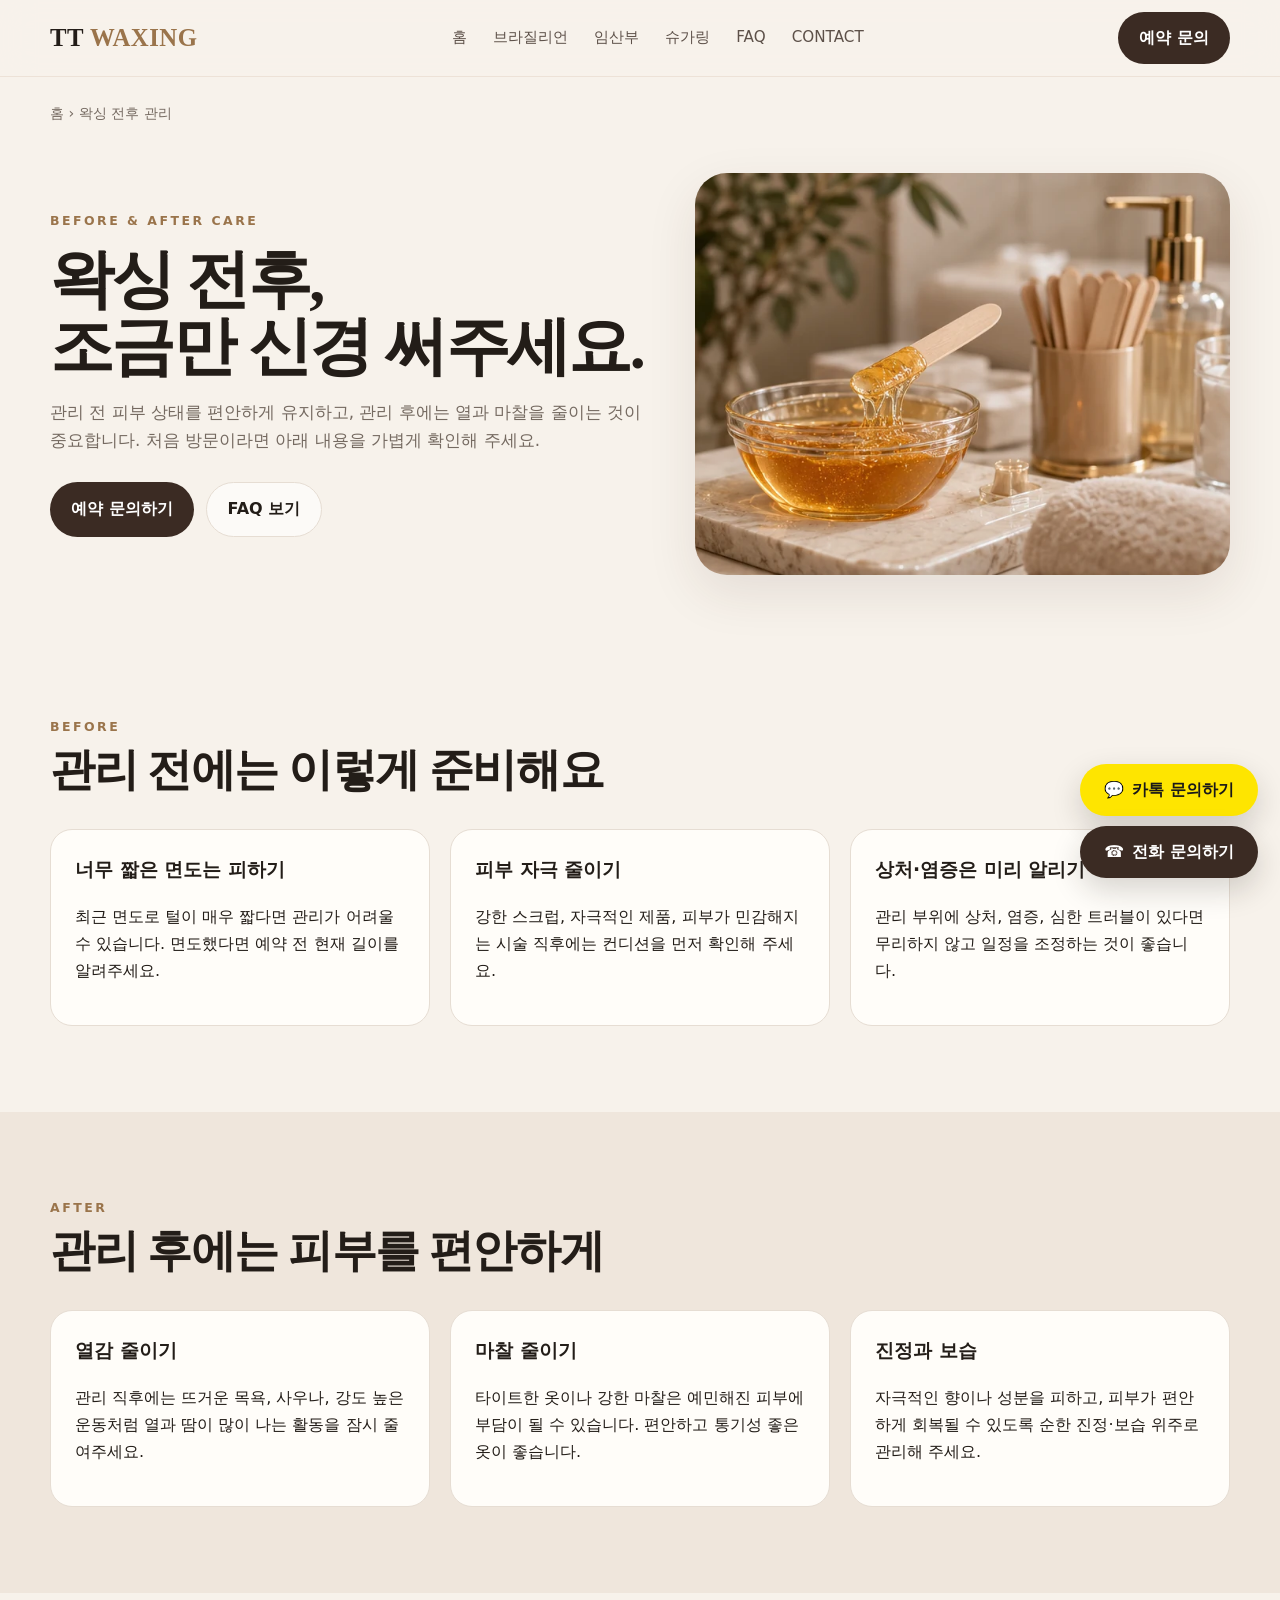
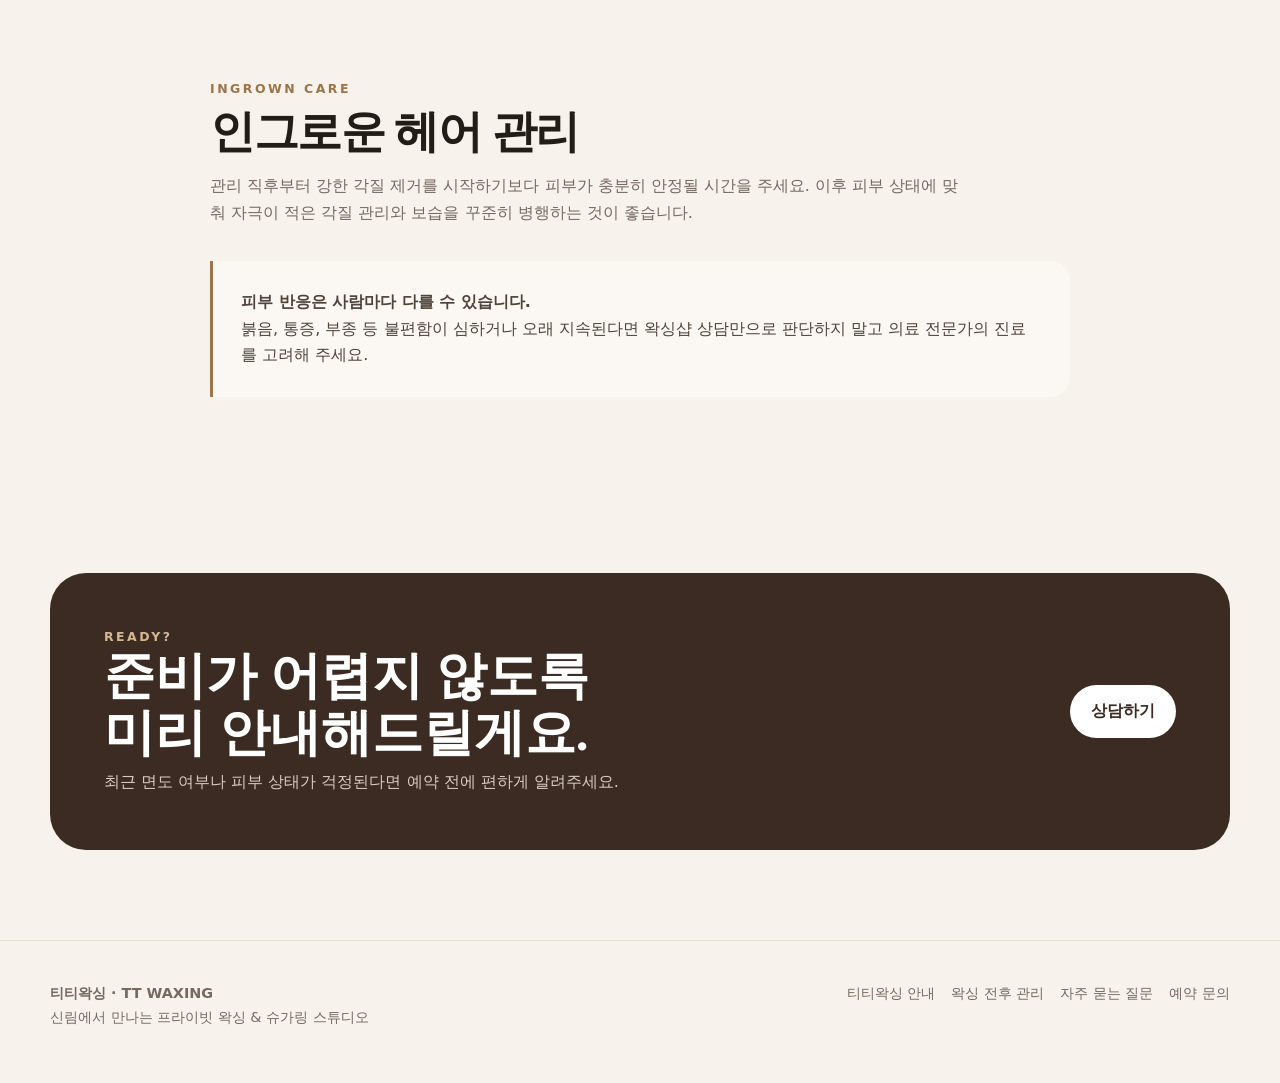
<file: aftercare.html>
<!DOCTYPE html>
<html lang="ko">
 <head>
  <meta charset="utf-8"/>
  <meta content="width=device-width,initial-scale=1,viewport-fit=cover" name="viewport"/>
  <title>
   왁싱 전후 관리 | 신림 티티왁싱
  </title>
  <meta content="왁싱 전 면도와 피부 준비, 왁싱 후 운동·사우나·보습·인그로운 헤어 관리 등 티티왁싱 전후 관리 안내입니다." name="description"/>
  <meta content="index,follow,max-image-preview:large" name="robots"/>
  <link href="https://ttwaxing.pages.dev/aftercare.html" rel="canonical"/>
  <link href="assets/favicon.svg" rel="icon" type="image/svg+xml"/>
  <link href="assets/style.css" rel="stylesheet"/>
  <link href="/rss.xml" rel="alternate" title="티티왁싱 RSS" type="application/rss+xml"/>
  <meta content="website" property="og:type"/>
  <meta content="ko_KR" property="og:locale"/>
  <meta content="티티왁싱" property="og:site_name"/>
  <meta content="왁싱 전후 관리 | 신림 티티왁싱" property="og:title"/>
  <meta content="왁싱 전 면도와 피부 준비, 왁싱 후 운동·사우나·보습·인그로운 헤어 관리 등 티티왁싱 전후 관리 안내입니다." property="og:description"/>
  <meta content="https://ttwaxing.pages.dev/aftercare.html" property="og:url"/>
  <meta content="https://ttwaxing.pages.dev/assets/images/hero-studio.webp" property="og:image"/>
  <meta content="summary_large_image" name="twitter:card"/>
  <script type="application/ld+json">
   {
  "@context": "https://schema.org",
  "@graph": [
    {
      "@context": "https://schema.org",
      "@type": "BeautySalon",
      "@id": "https://ttwaxing.pages.dev/#business",
      "name": "티티왁싱",
      "alternateName": "TT WAXING",
      "url": "https://ttwaxing.pages.dev/",
      "image": [
        "https://ttwaxing.pages.dev/assets/images/hero-studio.webp",
        "https://ttwaxing.pages.dev/assets/images/sugaring.webp"
      ],
      "description": "신림에서 브라질리언 왁싱, 임산부 왁싱, 남성·여성 왁싱과 슈가링을 안내하는 프라이빗 왁싱 스튜디오.",
      "areaServed": [
        {
          "@type": "Place",
          "name": "신림"
        },
        {
          "@type": "AdministrativeArea",
          "name": "서울 관악구"
        }
      ],
      "priceRange": "₩₩",
      "knowsAbout": [
        "브라질리언 왁싱",
        "임산부 왁싱",
        "남자 왁싱",
        "여자 왁싱",
        "슈가링"
      ]
    },
    {
      "@context": "https://schema.org",
      "@type": "WebPage",
      "@id": "https://ttwaxing.pages.dev/aftercare.html#webpage",
      "url": "https://ttwaxing.pages.dev/aftercare.html",
      "name": "왁싱 전후 관리 | 신림 티티왁싱",
      "description": "왁싱 전 면도와 피부 준비, 왁싱 후 운동·사우나·보습·인그로운 헤어 관리 등 티티왁싱 전후 관리 안내입니다.",
      "inLanguage": "ko-KR",
      "isPartOf": {
        "@id": "https://ttwaxing.pages.dev/#website"
      }
    }
  ]
}
  </script>
 </head>
 <body>
  <header class="header">
   <div class="wrap header-in">
    <a aria-label="티티왁싱 홈" class="brand" href="index.html">
     TT
     <span>
      WAXING
     </span>
    </a>
    <nav aria-label="주요 메뉴">
     <a href="index.html">
      홈
     </a>
     <a href="brazilian-waxing.html">
      브라질리언
     </a>
     <a href="pregnancy-waxing.html">
      임산부
     </a>
     <a href="sugaring.html">
      슈가링
     </a>
     <a href="faq.html">
      FAQ
     </a>
     <a href="contact.html">
      CONTACT
     </a>
    </nav>
    <a class="nav-cta" href="contact.html">
     예약 문의
    </a>
    <button aria-controls="mobile-navigation" aria-expanded="false" aria-label="모바일 메뉴 열기" class="mobile-menu" type="button">
     MENU
    </button>
   </div>
   <div class="wrap mobile-links" id="mobile-navigation">
    <a href="index.html">
     홈
    </a>
    <a href="brazilian-waxing.html">
     브라질리언
    </a>
    <a href="pregnancy-waxing.html">
     임산부
    </a>
    <a href="sugaring.html">
     슈가링
    </a>
    <a href="faq.html">
     FAQ
    </a>
    <a href="contact.html">
     CONTACT
    </a>
   </div>
  </header>
  <div class="wrap breadcrumbs">
   <a href="index.html">
    홈
   </a>
   <span aria-hidden="true">
    ›
   </span>
   <span>
    왁싱 전후 관리
   </span>
  </div>
  <main>
   <section class="detail-hero">
    <div class="wrap detail-grid">
     <div>
      <div class="eyebrow">
       BEFORE &amp; AFTER CARE
      </div>
      <h1>
       왁싱 전후,
       <br/>
       조금만 신경 써주세요.
      </h1>
      <p>
       관리 전 피부 상태를 편안하게 유지하고, 관리 후에는 열과 마찰을 줄이는 것이 중요합니다. 처음 방문이라면 아래 내용을 가볍게 확인해 주세요.
      </p>
      <div class="actions">
       <a class="btn primary" href="contact.html">
        예약 문의하기
       </a>
       <a class="btn secondary" href="faq.html">
        FAQ 보기
       </a>
      </div>
     </div>
     <img alt="왁싱 전후 관리에 사용하는 깔끔한 케어 용품 이미지" decoding="async" fetchpriority="high" src="assets/images/sugaring.webp"/>
    </div>
   </section>
   <section class="section">
    <div class="wrap">
     <div class="section-head">
      <div class="eyebrow">
       BEFORE
      </div>
      <h2>
       관리 전에는 이렇게 준비해요
      </h2>
     </div>
     <div class="grid3">
      <div class="info">
       <h3>
        너무 짧은 면도는 피하기
       </h3>
       <p>
        최근 면도로 털이 매우 짧다면 관리가 어려울 수 있습니다. 면도했다면 예약 전 현재 길이를 알려주세요.
       </p>
      </div>
      <div class="info">
       <h3>
        피부 자극 줄이기
       </h3>
       <p>
        강한 스크럽, 자극적인 제품, 피부가 민감해지는 시술 직후에는 컨디션을 먼저 확인해 주세요.
       </p>
      </div>
      <div class="info">
       <h3>
        상처·염증은 미리 알리기
       </h3>
       <p>
        관리 부위에 상처, 염증, 심한 트러블이 있다면 무리하지 않고 일정을 조정하는 것이 좋습니다.
       </p>
      </div>
     </div>
    </div>
   </section>
   <section class="section alt">
    <div class="wrap">
     <div class="section-head">
      <div class="eyebrow">
       AFTER
      </div>
      <h2>
       관리 후에는 피부를 편안하게
      </h2>
     </div>
     <div class="grid3">
      <div class="info">
       <h3>
        열감 줄이기
       </h3>
       <p>
        관리 직후에는 뜨거운 목욕, 사우나, 강도 높은 운동처럼 열과 땀이 많이 나는 활동을 잠시 줄여주세요.
       </p>
      </div>
      <div class="info">
       <h3>
        마찰 줄이기
       </h3>
       <p>
        타이트한 옷이나 강한 마찰은 예민해진 피부에 부담이 될 수 있습니다. 편안하고 통기성 좋은 옷이 좋습니다.
       </p>
      </div>
      <div class="info">
       <h3>
        진정과 보습
       </h3>
       <p>
        자극적인 향이나 성분을 피하고, 피부가 편안하게 회복될 수 있도록 순한 진정·보습 위주로 관리해 주세요.
       </p>
      </div>
     </div>
    </div>
   </section>
   <section class="section">
    <div class="wrap narrow">
     <div class="section-head">
      <div class="eyebrow">
       INGROWN CARE
      </div>
      <h2>
       인그로운 헤어 관리
      </h2>
      <p>
       관리 직후부터 강한 각질 제거를 시작하기보다 피부가 충분히 안정될 시간을 주세요. 이후 피부 상태에 맞춰 자극이 적은 각질 관리와 보습을 꾸준히 병행하는 것이 좋습니다.
      </p>
     </div>
     <div class="quote">
      <b>
       피부 반응은 사람마다 다를 수 있습니다.
      </b>
      <br/>
      붉음, 통증, 부종 등 불편함이 심하거나 오래 지속된다면 왁싱샵 상담만으로 판단하지 말고 의료 전문가의 진료를 고려해 주세요.
     </div>
    </div>
   </section>
   <section class="cta">
    <div class="wrap cta-box">
     <div>
      <div class="eyebrow" style="color:#d5b892">
       READY?
      </div>
      <h2>
       준비가 어렵지 않도록
       <br/>
       미리 안내해드릴게요.
      </h2>
      <p>
       최근 면도 여부나 피부 상태가 걱정된다면 예약 전에 편하게 알려주세요.
      </p>
     </div>
     <a class="btn" href="contact.html">
      상담하기
     </a>
    </div>
   </section>
  </main>
  <footer>
   <div class="wrap foot">
    <div>
     <b>
      티티왁싱 · TT WAXING
     </b>
     <br/>
     신림에서 만나는 프라이빗 왁싱 &amp; 슈가링 스튜디오
    </div>
    <div class="foot-links">
     <a href="about-booking.html">
      티티왁싱 안내
     </a>
     <a href="aftercare.html">
      왁싱 전후 관리
     </a>
     <a href="faq.html">
      자주 묻는 질문
     </a>
     <a href="contact.html">
      예약 문의
     </a>
    </div>
   </div>
  </footer>
  <div aria-label="빠른 문의" class="floating-contact">
   <a class="floating-contact__kakao" href="https://pf.kakao.com/_QqyKn" rel="noopener noreferrer" target="_blank">
    <span class="floating-contact__icon" aria-hidden="true">💬</span>
    <span>카톡 문의하기</span>
   </a>
   <a class="floating-contact__phone" href="tel:01039012337">
    <span class="floating-contact__icon" aria-hidden="true">☎</span>
    <span>전화 문의하기</span>
   </a>
  </div>
  <script defer="" src="assets/site.js">
  </script>
 </body>
</html>
</file>
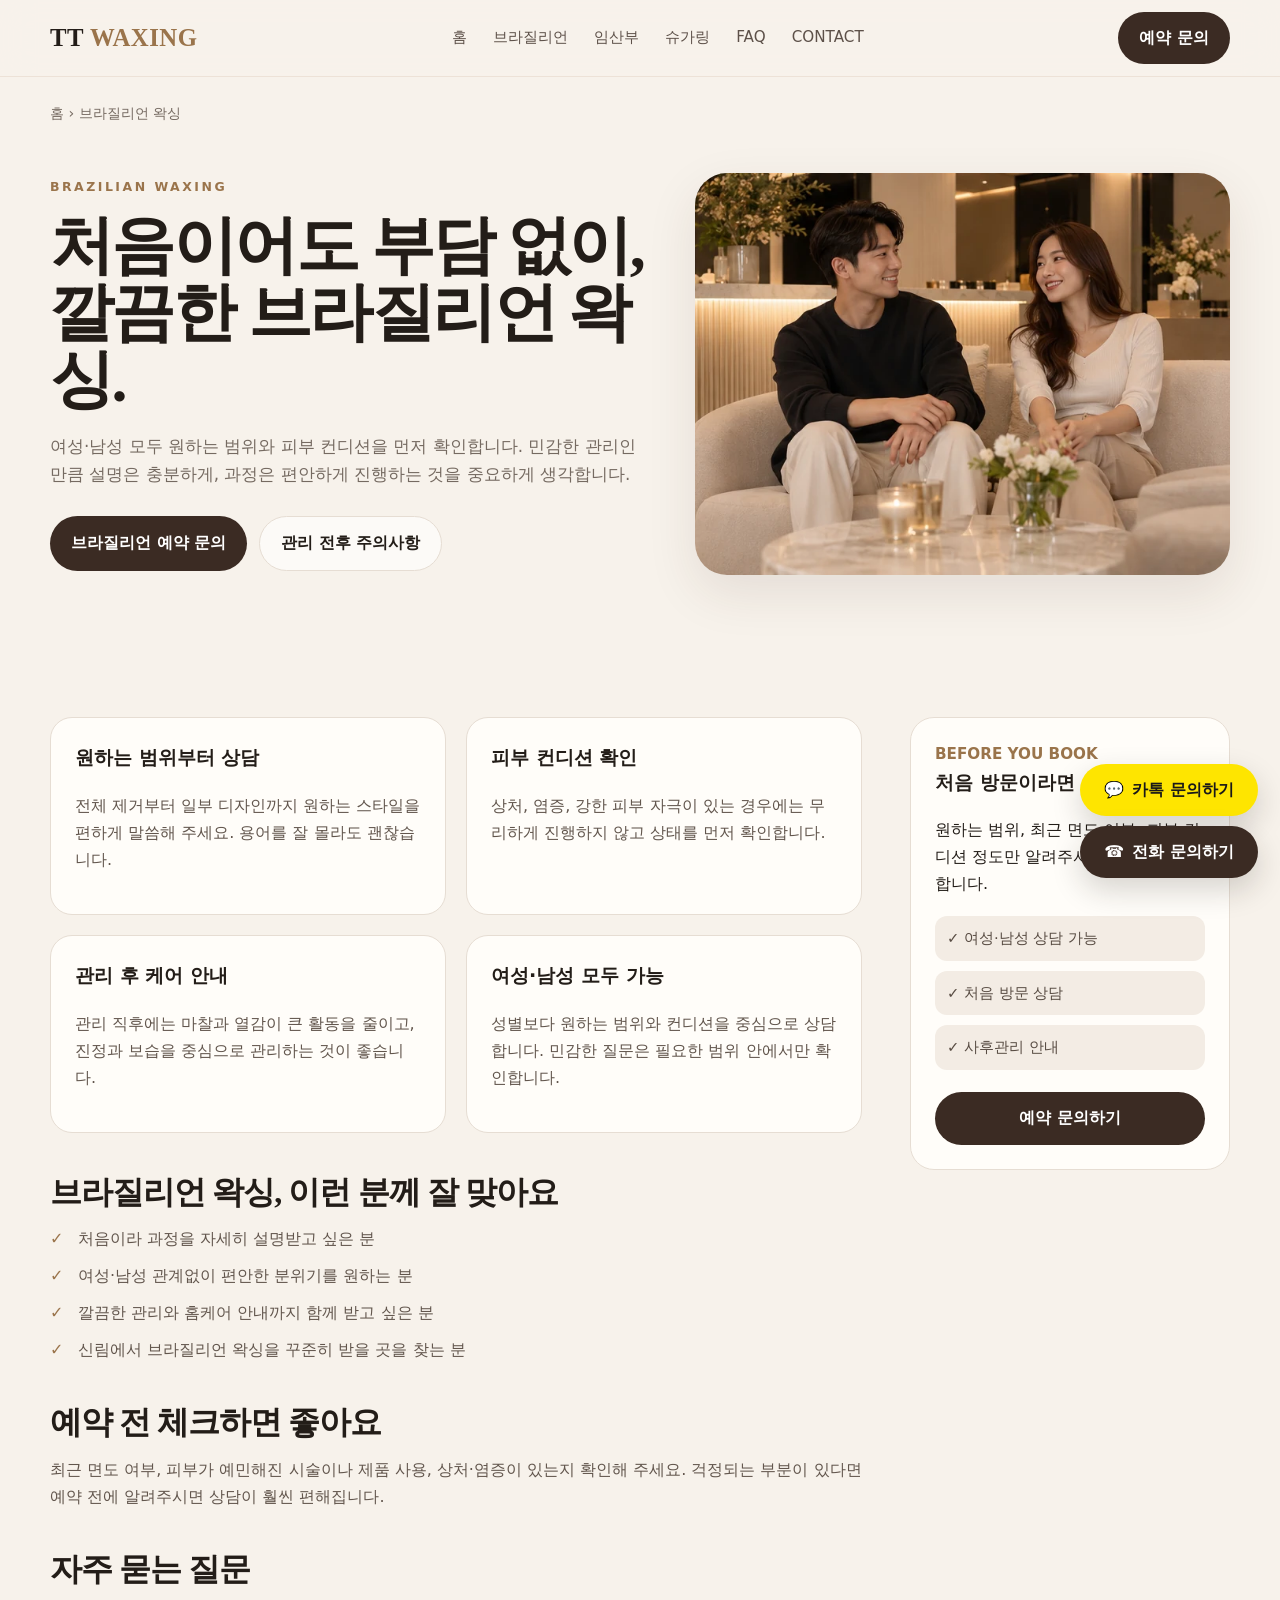
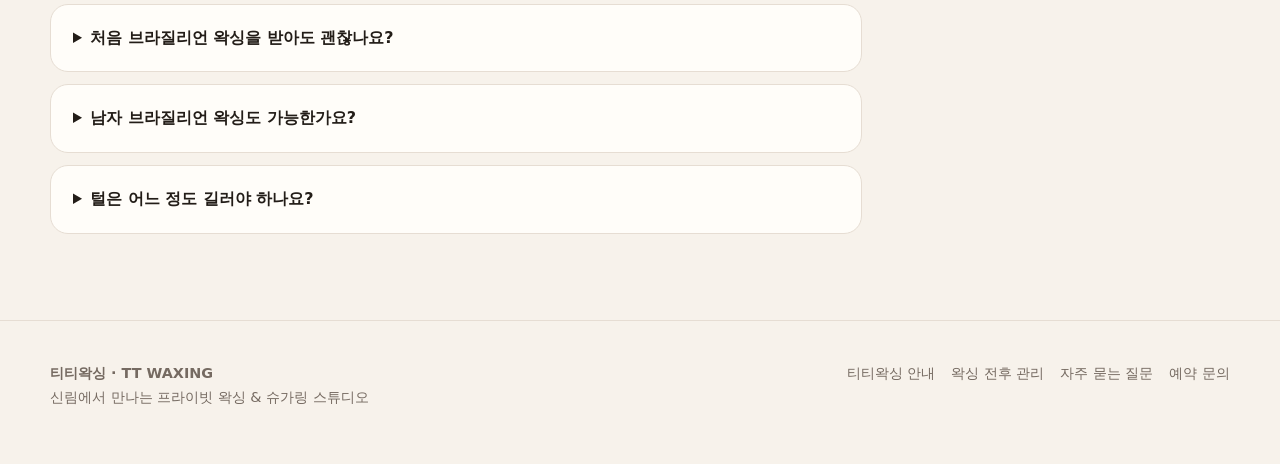
<file: brazilian-waxing.html>
<!DOCTYPE html>
<html lang="ko">
 <head>
  <meta charset="utf-8"/>
  <meta content="width=device-width,initial-scale=1,viewport-fit=cover" name="viewport"/>
  <title>
   신림 브라질리언 왁싱 | 여자·남자 브라질리언 티티왁싱
  </title>
  <meta content="신림 브라질리언 왁싱 티티왁싱. 여성·남성 모두 상담 가능하며 처음 방문하는 분도 범위와 관리 과정을 편안하게 안내받을 수 있습니다." name="description"/>
  <meta content="index,follow,max-image-preview:large" name="robots"/>
  <link href="https://ttwaxing.pages.dev/brazilian-waxing.html" rel="canonical"/>
  <link href="assets/favicon.svg" rel="icon" type="image/svg+xml"/>
  <link href="assets/style.css" rel="stylesheet"/>
  <link href="/rss.xml" rel="alternate" title="티티왁싱 RSS" type="application/rss+xml"/>
  <meta content="website" property="og:type"/>
  <meta content="ko_KR" property="og:locale"/>
  <meta content="티티왁싱" property="og:site_name"/>
  <meta content="신림 브라질리언 왁싱 | 여자·남자 브라질리언 티티왁싱" property="og:title"/>
  <meta content="신림 브라질리언 왁싱 티티왁싱. 여성·남성 모두 상담 가능하며 처음 방문하는 분도 범위와 관리 과정을 편안하게 안내받을 수 있습니다." property="og:description"/>
  <meta content="https://ttwaxing.pages.dev/brazilian-waxing.html" property="og:url"/>
  <meta content="https://ttwaxing.pages.dev/assets/images/men-women.webp" property="og:image"/>
  <meta content="summary_large_image" name="twitter:card"/>
  <script type="application/ld+json">
   {
  "@context": "https://schema.org",
  "@graph": [
    {
      "@context": "https://schema.org",
      "@type": "BeautySalon",
      "@id": "https://ttwaxing.pages.dev/#business",
      "name": "티티왁싱",
      "alternateName": "TT WAXING",
      "url": "https://ttwaxing.pages.dev/",
      "image": [
        "https://ttwaxing.pages.dev/assets/images/hero-studio.webp",
        "https://ttwaxing.pages.dev/assets/images/sugaring.webp"
      ],
      "description": "신림에서 브라질리언 왁싱, 임산부 왁싱, 남성·여성 왁싱과 슈가링을 안내하는 프라이빗 왁싱 스튜디오.",
      "areaServed": [
        {
          "@type": "Place",
          "name": "신림"
        },
        {
          "@type": "AdministrativeArea",
          "name": "서울 관악구"
        }
      ],
      "priceRange": "₩₩",
      "knowsAbout": [
        "브라질리언 왁싱",
        "임산부 왁싱",
        "남자 왁싱",
        "여자 왁싱",
        "슈가링"
      ]
    },
    {
      "@context": "https://schema.org",
      "@type": "WebPage",
      "@id": "https://ttwaxing.pages.dev/brazilian-waxing.html#webpage",
      "url": "https://ttwaxing.pages.dev/brazilian-waxing.html",
      "name": "신림 브라질리언 왁싱 | 여자·남자 브라질리언 티티왁싱",
      "description": "신림 브라질리언 왁싱 티티왁싱. 여성·남성 모두 상담 가능하며 처음 방문하는 분도 범위와 관리 과정을 편안하게 안내받을 수 있습니다.",
      "inLanguage": "ko-KR",
      "isPartOf": {
        "@id": "https://ttwaxing.pages.dev/#website"
      }
    },
    {
      "@context": "https://schema.org",
      "@type": "Service",
      "name": "브라질리언 왁싱",
      "serviceType": "브라질리언 왁싱",
      "provider": {
        "@id": "https://ttwaxing.pages.dev/#business"
      },
      "areaServed": "신림"
    }
  ]
}
  </script>
 </head>
 <body>
  <header class="header">
   <div class="wrap header-in">
    <a aria-label="티티왁싱 홈" class="brand" href="index.html">
     TT
     <span>
      WAXING
     </span>
    </a>
    <nav aria-label="주요 메뉴">
     <a href="index.html">
      홈
     </a>
     <a aria-current="page" href="brazilian-waxing.html">
      브라질리언
     </a>
     <a href="pregnancy-waxing.html">
      임산부
     </a>
     <a href="sugaring.html">
      슈가링
     </a>
     <a href="faq.html">
      FAQ
     </a>
     <a href="contact.html">
      CONTACT
     </a>
    </nav>
    <a class="nav-cta" href="contact.html">
     예약 문의
    </a>
    <button aria-controls="mobile-navigation" aria-expanded="false" aria-label="모바일 메뉴 열기" class="mobile-menu" type="button">
     MENU
    </button>
   </div>
   <div class="wrap mobile-links" id="mobile-navigation">
    <a href="index.html">
     홈
    </a>
    <a aria-current="page" href="brazilian-waxing.html">
     브라질리언
    </a>
    <a href="pregnancy-waxing.html">
     임산부
    </a>
    <a href="sugaring.html">
     슈가링
    </a>
    <a href="faq.html">
     FAQ
    </a>
    <a href="contact.html">
     CONTACT
    </a>
   </div>
  </header>
  <div class="wrap breadcrumbs">
   <a href="index.html">
    홈
   </a>
   <span aria-hidden="true">
    ›
   </span>
   <span>
    브라질리언 왁싱
   </span>
  </div>
  <main>
   <section class="detail-hero">
    <div class="wrap detail-grid">
     <div>
      <div class="eyebrow">
       BRAZILIAN WAXING
      </div>
      <h1>
       처음이어도 부담 없이,
       <br/>
       깔끔한 브라질리언 왁싱.
      </h1>
      <p>
       여성·남성 모두 원하는 범위와 피부 컨디션을 먼저 확인합니다. 민감한 관리인 만큼 설명은 충분하게, 과정은 편안하게 진행하는 것을 중요하게 생각합니다.
      </p>
      <div class="actions">
       <a class="btn primary" href="contact.html">
        브라질리언 예약 문의
       </a>
       <a class="btn secondary" href="aftercare.html">
        관리 전후 주의사항
       </a>
      </div>
     </div>
     <img alt="여성과 남성 모두를 위한 티티왁싱 브라질리언 왁싱" decoding="async" fetchpriority="high" src="assets/images/men-women.webp"/>
    </div>
   </section>
   <section class="section">
    <div class="wrap content-grid">
     <article class="prose">
      <div class="grid2">
       <div class="info">
        <h3>
         원하는 범위부터 상담
        </h3>
        <p>
         전체 제거부터 일부 디자인까지 원하는 스타일을 편하게 말씀해 주세요. 용어를 잘 몰라도 괜찮습니다.
        </p>
       </div>
       <div class="info">
        <h3>
         피부 컨디션 확인
        </h3>
        <p>
         상처, 염증, 강한 피부 자극이 있는 경우에는 무리하게 진행하지 않고 상태를 먼저 확인합니다.
        </p>
       </div>
       <div class="info">
        <h3>
         관리 후 케어 안내
        </h3>
        <p>
         관리 직후에는 마찰과 열감이 큰 활동을 줄이고, 진정과 보습을 중심으로 관리하는 것이 좋습니다.
        </p>
       </div>
       <div class="info">
        <h3>
         여성·남성 모두 가능
        </h3>
        <p>
         성별보다 원하는 범위와 컨디션을 중심으로 상담합니다. 민감한 질문은 필요한 범위 안에서만 확인합니다.
        </p>
       </div>
      </div>
      <h2>
       브라질리언 왁싱, 이런 분께 잘 맞아요
      </h2>
      <ul class="pretty-list">
       <li>
        처음이라 과정을 자세히 설명받고 싶은 분
       </li>
       <li>
        여성·남성 관계없이 편안한 분위기를 원하는 분
       </li>
       <li>
        깔끔한 관리와 홈케어 안내까지 함께 받고 싶은 분
       </li>
       <li>
        신림에서 브라질리언 왁싱을 꾸준히 받을 곳을 찾는 분
       </li>
      </ul>
      <h2>
       예약 전 체크하면 좋아요
      </h2>
      <p>
       최근 면도 여부, 피부가 예민해진 시술이나 제품 사용, 상처·염증이 있는지 확인해 주세요. 걱정되는 부분이 있다면 예약 전에 알려주시면 상담이 훨씬 편해집니다.
      </p>
      <h2>
       자주 묻는 질문
      </h2>
      <div class="faq">
       <details>
        <summary>
         처음 브라질리언 왁싱을 받아도 괜찮나요?
        </summary>
        <p>
         네. 처음 방문하시는 분은 관리 범위와 진행 과정, 관리 후 주의사항까지 차근차근 안내해드립니다.
        </p>
       </details>
       <details>
        <summary>
         남자 브라질리언 왁싱도 가능한가요?
        </summary>
        <p>
         네. 티티왁싱은 여성과 남성 모두 브라질리언 왁싱 상담이 가능합니다.
        </p>
       </details>
       <details>
        <summary>
         털은 어느 정도 길러야 하나요?
        </summary>
        <p>
         너무 짧으면 왁스가 충분히 잡지 못할 수 있습니다. 최근 면도를 했다면 예약 전 현재 길이를 문의해 주세요.
        </p>
       </details>
      </div>
     </article>
     <aside class="aside">
      <div class="kicker">
       BEFORE YOU BOOK
      </div>
      <h3>
       처음 방문이라면
      </h3>
      <p>
       원하는 범위, 최근 면도 여부, 피부 컨디션 정도만 알려주셔도 상담이 가능합니다.
      </p>
      <div class="mini-checks">
       <span>
        ✓ 여성·남성 상담 가능
       </span>
       <span>
        ✓ 처음 방문 상담
       </span>
       <span>
        ✓ 사후관리 안내
       </span>
      </div>
      <a class="btn primary full" href="contact.html">
       예약 문의하기
      </a>
     </aside>
    </div>
   </section>
  </main>
  <footer>
   <div class="wrap foot">
    <div>
     <b>
      티티왁싱 · TT WAXING
     </b>
     <br/>
     신림에서 만나는 프라이빗 왁싱 &amp; 슈가링 스튜디오
    </div>
    <div class="foot-links">
     <a href="about-booking.html">
      티티왁싱 안내
     </a>
     <a href="aftercare.html">
      왁싱 전후 관리
     </a>
     <a href="faq.html">
      자주 묻는 질문
     </a>
     <a href="contact.html">
      예약 문의
     </a>
    </div>
   </div>
  </footer>
  <div aria-label="빠른 문의" class="floating-contact">
   <a class="floating-contact__kakao" href="https://pf.kakao.com/_QqyKn" rel="noopener noreferrer" target="_blank">
    <span class="floating-contact__icon" aria-hidden="true">💬</span>
    <span>카톡 문의하기</span>
   </a>
   <a class="floating-contact__phone" href="tel:01039012337">
    <span class="floating-contact__icon" aria-hidden="true">☎</span>
    <span>전화 문의하기</span>
   </a>
  </div>
  <script defer="" src="assets/site.js">
  </script>
 </body>
</html>
</file>
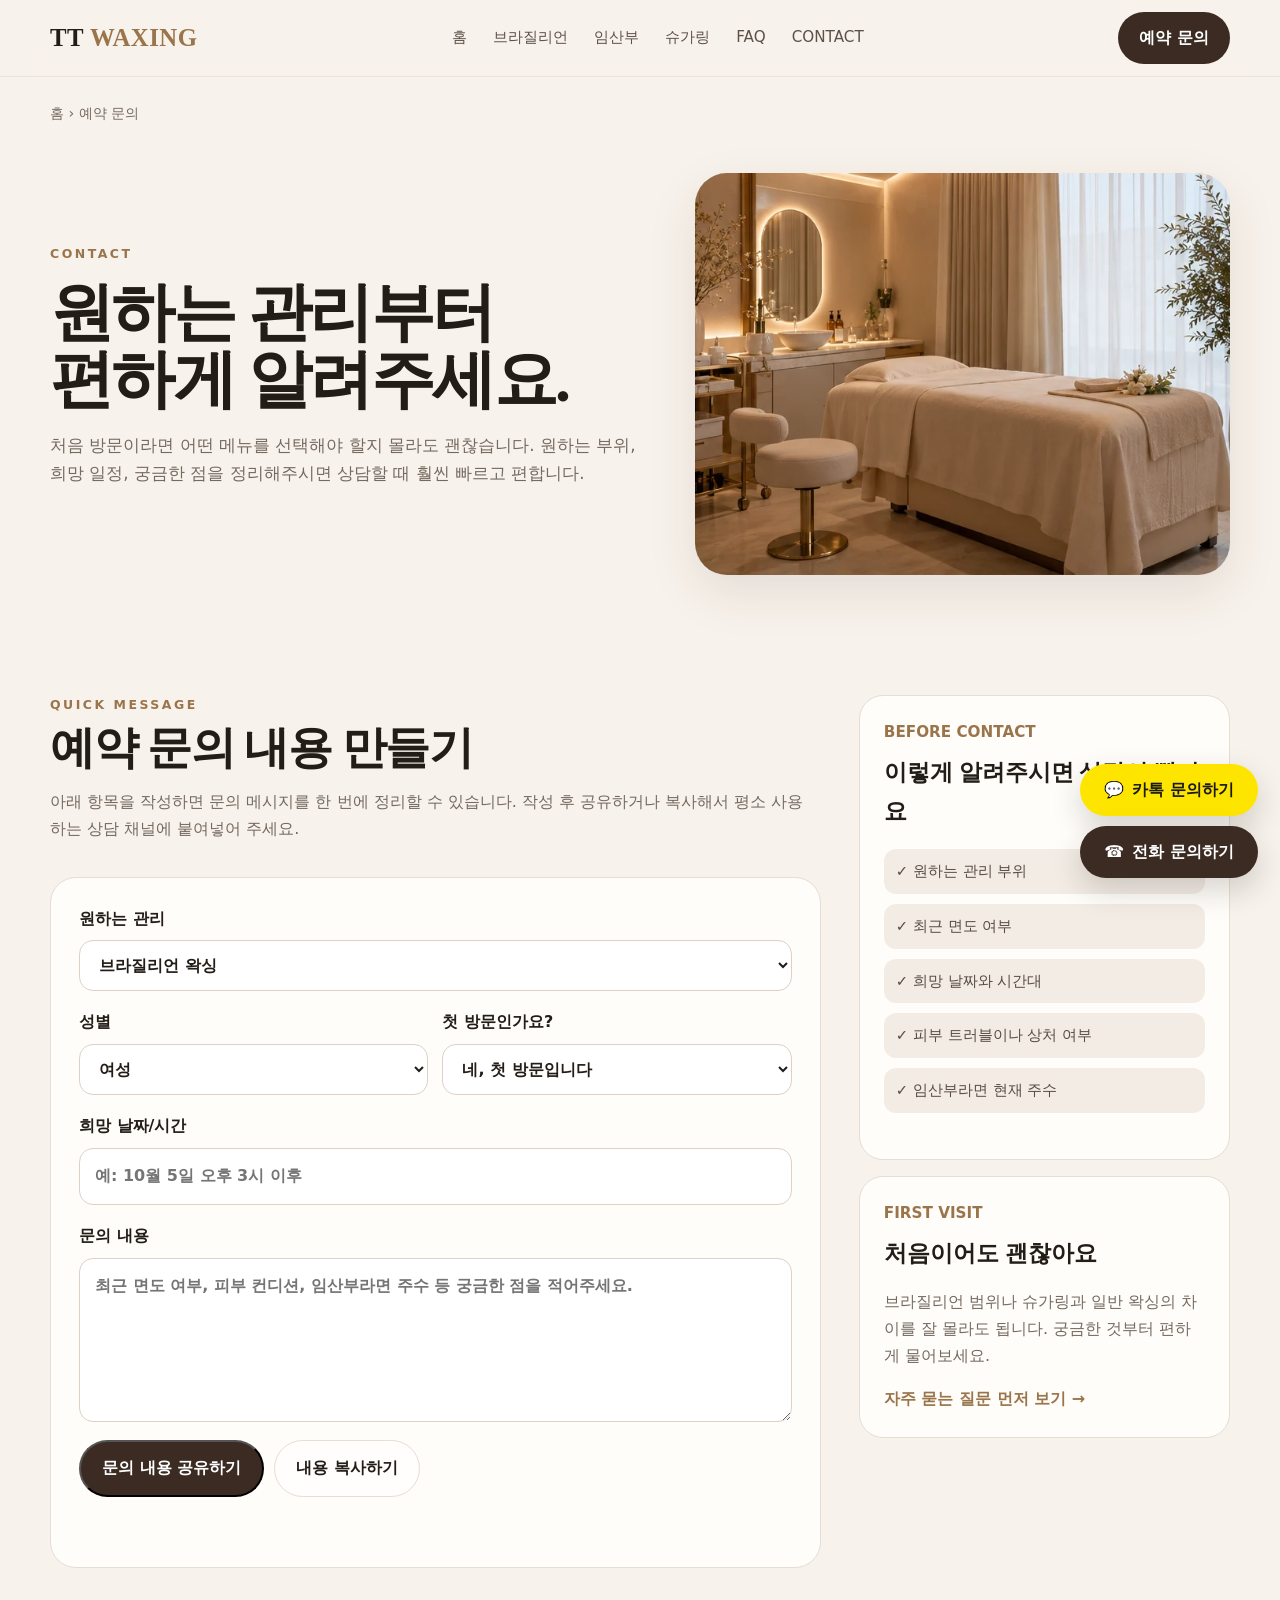
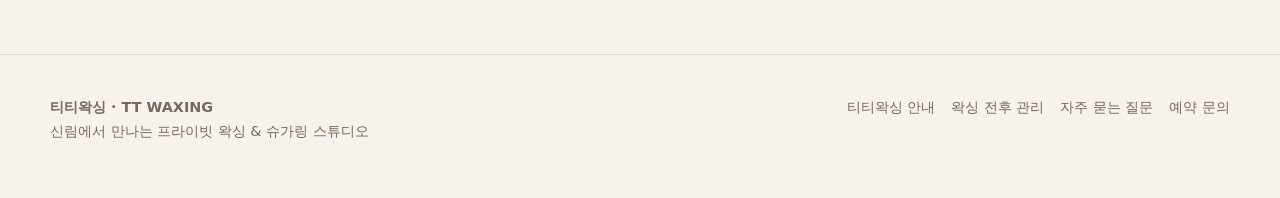
<file: contact.html>
<!DOCTYPE html>
<html lang="ko">
 <head>
  <meta charset="utf-8"/>
  <meta content="width=device-width,initial-scale=1,viewport-fit=cover" name="viewport"/>
  <title>
   신림왁싱 예약 문의 | 티티왁싱 CONTACT
  </title>
  <meta content="신림왁싱 티티왁싱 예약 문의. 브라질리언 왁싱, 임산부 왁싱, 슈가링 상담에 필요한 내용을 간단히 정리해 문의하세요." name="description"/>
  <meta content="index,follow,max-image-preview:large" name="robots"/>
  <link href="https://ttwaxing.pages.dev/contact.html" rel="canonical"/>
  <link href="assets/favicon.svg" rel="icon" type="image/svg+xml"/>
  <link href="assets/style.css" rel="stylesheet"/>
  <link href="/rss.xml" rel="alternate" title="티티왁싱 RSS" type="application/rss+xml"/>
  <meta content="website" property="og:type"/>
  <meta content="ko_KR" property="og:locale"/>
  <meta content="티티왁싱" property="og:site_name"/>
  <meta content="신림왁싱 예약 문의 | 티티왁싱 CONTACT" property="og:title"/>
  <meta content="신림왁싱 티티왁싱 예약 문의. 브라질리언 왁싱, 임산부 왁싱, 슈가링 상담에 필요한 내용을 간단히 정리해 문의하세요." property="og:description"/>
  <meta content="https://ttwaxing.pages.dev/contact.html" property="og:url"/>
  <meta content="https://ttwaxing.pages.dev/assets/images/hero-studio.webp" property="og:image"/>
  <meta content="summary_large_image" name="twitter:card"/>
  <script type="application/ld+json">
   {
  "@context": "https://schema.org",
  "@graph": [
    {
      "@context": "https://schema.org",
      "@type": "BeautySalon",
      "@id": "https://ttwaxing.pages.dev/#business",
      "name": "티티왁싱",
      "alternateName": "TT WAXING",
      "url": "https://ttwaxing.pages.dev/",
      "image": [
        "https://ttwaxing.pages.dev/assets/images/hero-studio.webp",
        "https://ttwaxing.pages.dev/assets/images/sugaring.webp"
      ],
      "description": "신림에서 브라질리언 왁싱, 임산부 왁싱, 남성·여성 왁싱과 슈가링을 안내하는 프라이빗 왁싱 스튜디오.",
      "areaServed": [
        {
          "@type": "Place",
          "name": "신림"
        },
        {
          "@type": "AdministrativeArea",
          "name": "서울 관악구"
        }
      ],
      "priceRange": "₩₩",
      "knowsAbout": [
        "브라질리언 왁싱",
        "임산부 왁싱",
        "남자 왁싱",
        "여자 왁싱",
        "슈가링"
      ]
    },
    {
      "@context": "https://schema.org",
      "@type": "WebPage",
      "@id": "https://ttwaxing.pages.dev/contact.html#webpage",
      "url": "https://ttwaxing.pages.dev/contact.html",
      "name": "신림왁싱 예약 문의 | 티티왁싱 CONTACT",
      "description": "신림왁싱 티티왁싱 예약 문의. 브라질리언 왁싱, 임산부 왁싱, 슈가링 상담에 필요한 내용을 간단히 정리해 문의하세요.",
      "inLanguage": "ko-KR",
      "isPartOf": {
        "@id": "https://ttwaxing.pages.dev/#website"
      }
    }
  ]
}
  </script>
 </head>
 <body>
  <header class="header">
   <div class="wrap header-in">
    <a aria-label="티티왁싱 홈" class="brand" href="index.html">
     TT
     <span>
      WAXING
     </span>
    </a>
    <nav aria-label="주요 메뉴">
     <a href="index.html">
      홈
     </a>
     <a href="brazilian-waxing.html">
      브라질리언
     </a>
     <a href="pregnancy-waxing.html">
      임산부
     </a>
     <a href="sugaring.html">
      슈가링
     </a>
     <a href="faq.html">
      FAQ
     </a>
     <a aria-current="page" href="contact.html">
      CONTACT
     </a>
    </nav>
    <a class="nav-cta" href="contact.html">
     예약 문의
    </a>
    <button aria-controls="mobile-navigation" aria-expanded="false" aria-label="모바일 메뉴 열기" class="mobile-menu" type="button">
     MENU
    </button>
   </div>
   <div class="wrap mobile-links" id="mobile-navigation">
    <a href="index.html">
     홈
    </a>
    <a href="brazilian-waxing.html">
     브라질리언
    </a>
    <a href="pregnancy-waxing.html">
     임산부
    </a>
    <a href="sugaring.html">
     슈가링
    </a>
    <a href="faq.html">
     FAQ
    </a>
    <a aria-current="page" href="contact.html">
     CONTACT
    </a>
   </div>
  </header>
  <div class="wrap breadcrumbs">
   <a href="index.html">
    홈
   </a>
   <span aria-hidden="true">
    ›
   </span>
   <span>
    예약 문의
   </span>
  </div>
  <main>
   <section class="detail-hero compact">
    <div class="wrap detail-grid">
     <div>
      <div class="eyebrow">
       CONTACT
      </div>
      <h1>
       원하는 관리부터
       <br/>
       편하게 알려주세요.
      </h1>
      <p>
       처음 방문이라면 어떤 메뉴를 선택해야 할지 몰라도 괜찮습니다. 원하는 부위, 희망 일정, 궁금한 점을 정리해주시면 상담할 때 훨씬 빠르고 편합니다.
      </p>
     </div>
     <img alt="예약 상담을 기다리는 티티왁싱 프라이빗 공간" decoding="async" fetchpriority="high" src="assets/images/hero-studio.webp"/>
    </div>
   </section>
   <section class="section">
    <div class="wrap contact-grid">
     <div>
      <div class="section-head">
       <div class="eyebrow">
        QUICK MESSAGE
       </div>
       <h2>
        예약 문의 내용 만들기
       </h2>
       <p>
        아래 항목을 작성하면 문의 메시지를 한 번에 정리할 수 있습니다. 작성 후 공유하거나 복사해서 평소 사용하는 상담 채널에 붙여넣어 주세요.
       </p>
      </div>
      <form class="contact-form" id="inquiry-form">
       <label>
        원하는 관리
        <select name="service">
         <option>
          브라질리언 왁싱
         </option>
         <option>
          임산부 왁싱
         </option>
         <option>
          슈가링
         </option>
         <option>
          기타 왁싱
         </option>
         <option>
          상담 후 결정
         </option>
        </select>
       </label>
       <div class="form-row">
        <label>
         성별
         <select name="gender">
          <option>
           여성
          </option>
          <option>
           남성
          </option>
          <option>
           답변하지 않음
          </option>
         </select>
        </label>
        <label>
         첫 방문인가요?
         <select name="first">
          <option>
           네, 첫 방문입니다
          </option>
          <option>
           재방문입니다
          </option>
         </select>
        </label>
       </div>
       <label>
        희망 날짜/시간
        <input name="date" placeholder="예: 10월 5일 오후 3시 이후" type="text"/>
       </label>
       <label>
        문의 내용
        <textarea name="memo" placeholder="최근 면도 여부, 피부 컨디션, 임산부라면 주수 등 궁금한 점을 적어주세요." rows="5"></textarea>
       </label>
       <div class="form-actions">
        <button class="btn primary" type="submit">
         문의 내용 공유하기
        </button>
        <button class="btn secondary" id="copy-inquiry" type="button">
         내용 복사하기
        </button>
       </div>
       <p aria-live="polite" class="form-status" id="form-status">
       </p>
      </form>
     </div>
     <aside>
      <div class="contact-card">
       <div class="kicker">
        BEFORE CONTACT
       </div>
       <h3>
        이렇게 알려주시면 상담이 빨라요
       </h3>
       <div class="mini-checks">
        <span>
         ✓ 원하는 관리 부위
        </span>
        <span>
         ✓ 최근 면도 여부
        </span>
        <span>
         ✓ 희망 날짜와 시간대
        </span>
        <span>
         ✓ 피부 트러블이나 상처 여부
        </span>
        <span>
         ✓ 임산부라면 현재 주수
        </span>
       </div>
      </div>
      <div class="contact-card">
       <div class="kicker">
        FIRST VISIT
       </div>
       <h3>
        처음이어도 괜찮아요
       </h3>
       <p>
        브라질리언 범위나 슈가링과 일반 왁싱의 차이를 잘 몰라도 됩니다. 궁금한 것부터 편하게 물어보세요.
       </p>
       <a class="text-link" href="faq.html">
        자주 묻는 질문 먼저 보기 →
       </a>
      </div>
     </aside>
    </div>
   </section>
  </main>
  <footer>
   <div class="wrap foot">
    <div>
     <b>
      티티왁싱 · TT WAXING
     </b>
     <br/>
     신림에서 만나는 프라이빗 왁싱 &amp; 슈가링 스튜디오
    </div>
    <div class="foot-links">
     <a href="about-booking.html">
      티티왁싱 안내
     </a>
     <a href="aftercare.html">
      왁싱 전후 관리
     </a>
     <a href="faq.html">
      자주 묻는 질문
     </a>
     <a href="contact.html">
      예약 문의
     </a>
    </div>
   </div>
  </footer>
  <div aria-label="빠른 문의" class="floating-contact">
   <a class="floating-contact__kakao" href="https://pf.kakao.com/_QqyKn" rel="noopener noreferrer" target="_blank">
    <span class="floating-contact__icon" aria-hidden="true">💬</span>
    <span>카톡 문의하기</span>
   </a>
   <a class="floating-contact__phone" href="tel:01039012337">
    <span class="floating-contact__icon" aria-hidden="true">☎</span>
    <span>전화 문의하기</span>
   </a>
  </div>
  <script defer="" src="assets/site.js">
  </script>
 </body>
</html>
</file>
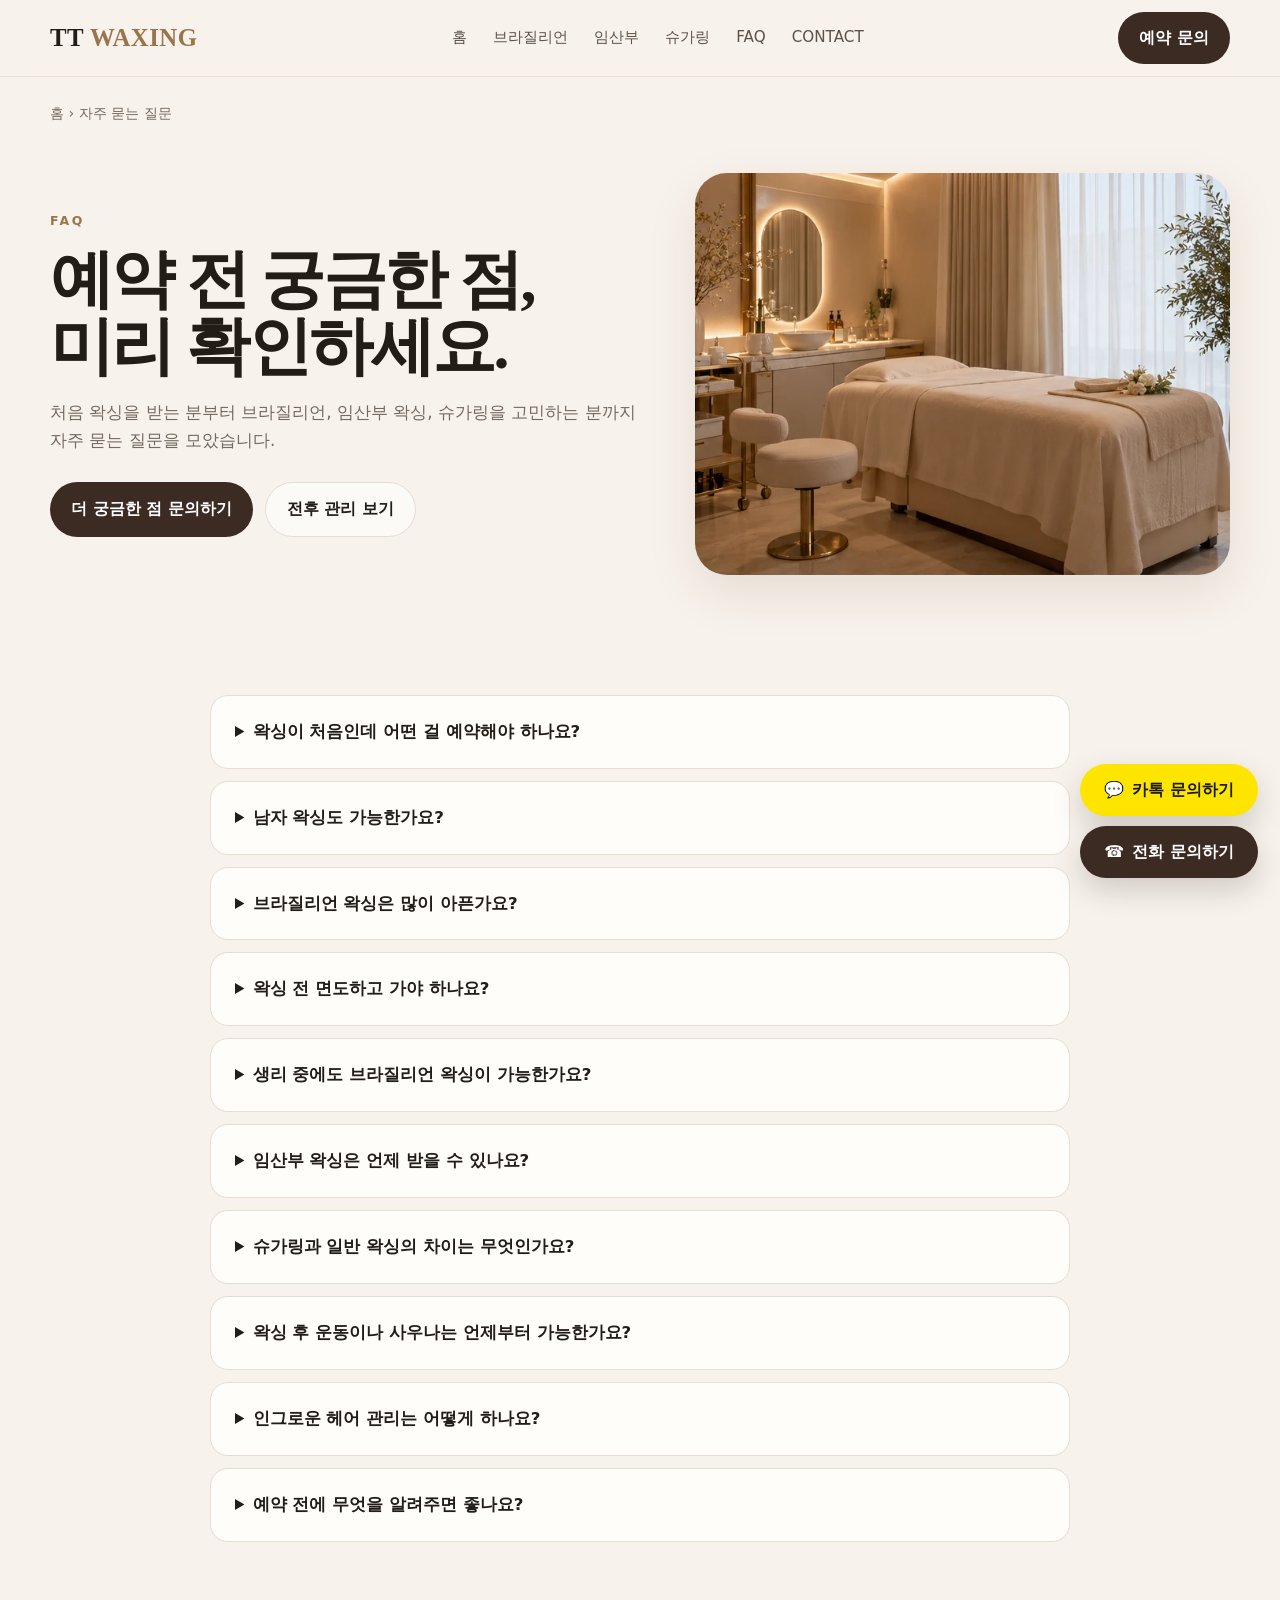
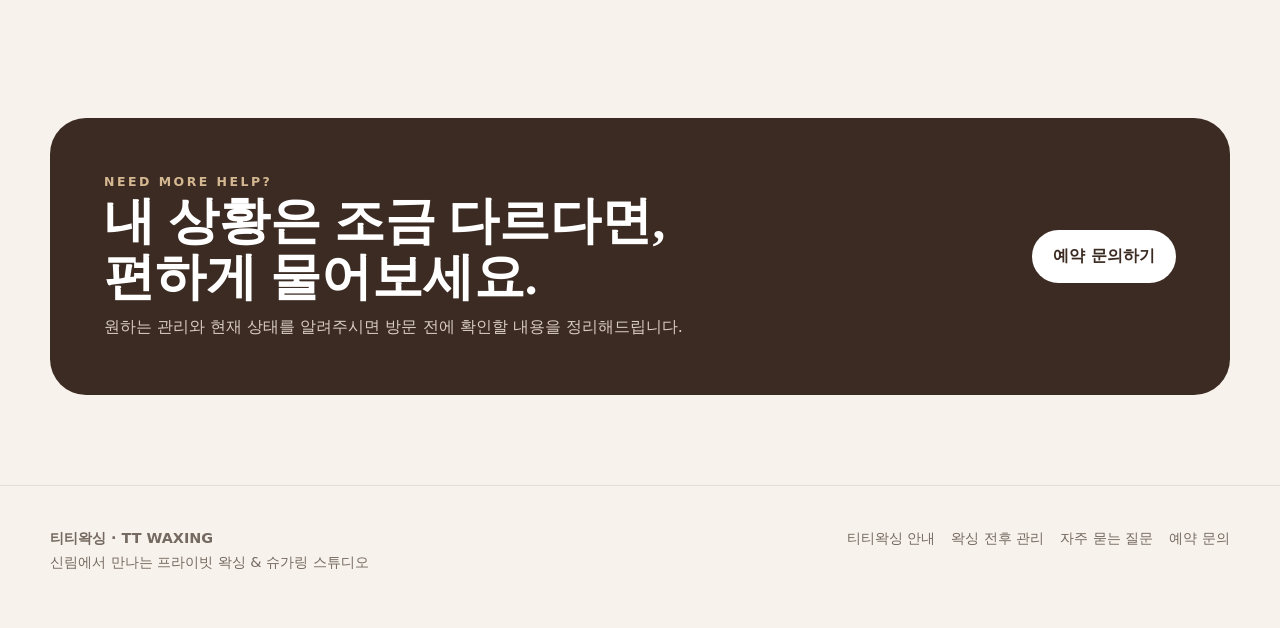
<file: faq.html>
<!DOCTYPE html>
<html lang="ko">
 <head>
  <meta charset="utf-8"/>
  <meta content="width=device-width,initial-scale=1,viewport-fit=cover" name="viewport"/>
  <title>
   신림왁싱 FAQ | 브라질리언·임산부·슈가링 자주 묻는 질문
  </title>
  <meta content="신림왁싱 티티왁싱 FAQ. 브라질리언 왁싱 통증, 남자 왁싱, 임산부 왁싱, 슈가링, 관리 전후 주의사항을 확인하세요." name="description"/>
  <meta content="index,follow,max-image-preview:large" name="robots"/>
  <link href="https://ttwaxing.pages.dev/faq.html" rel="canonical"/>
  <link href="assets/favicon.svg" rel="icon" type="image/svg+xml"/>
  <link href="assets/style.css" rel="stylesheet"/>
  <link href="/rss.xml" rel="alternate" title="티티왁싱 RSS" type="application/rss+xml"/>
  <meta content="website" property="og:type"/>
  <meta content="ko_KR" property="og:locale"/>
  <meta content="티티왁싱" property="og:site_name"/>
  <meta content="신림왁싱 FAQ | 브라질리언·임산부·슈가링 자주 묻는 질문" property="og:title"/>
  <meta content="신림왁싱 티티왁싱 FAQ. 브라질리언 왁싱 통증, 남자 왁싱, 임산부 왁싱, 슈가링, 관리 전후 주의사항을 확인하세요." property="og:description"/>
  <meta content="https://ttwaxing.pages.dev/faq.html" property="og:url"/>
  <meta content="https://ttwaxing.pages.dev/assets/images/hero-studio.webp" property="og:image"/>
  <meta content="summary_large_image" name="twitter:card"/>
  <script type="application/ld+json">
   {
  "@context": "https://schema.org",
  "@graph": [
    {
      "@context": "https://schema.org",
      "@type": "BeautySalon",
      "@id": "https://ttwaxing.pages.dev/#business",
      "name": "티티왁싱",
      "alternateName": "TT WAXING",
      "url": "https://ttwaxing.pages.dev/",
      "image": [
        "https://ttwaxing.pages.dev/assets/images/hero-studio.webp",
        "https://ttwaxing.pages.dev/assets/images/sugaring.webp"
      ],
      "description": "신림에서 브라질리언 왁싱, 임산부 왁싱, 남성·여성 왁싱과 슈가링을 안내하는 프라이빗 왁싱 스튜디오.",
      "areaServed": [
        {
          "@type": "Place",
          "name": "신림"
        },
        {
          "@type": "AdministrativeArea",
          "name": "서울 관악구"
        }
      ],
      "priceRange": "₩₩",
      "knowsAbout": [
        "브라질리언 왁싱",
        "임산부 왁싱",
        "남자 왁싱",
        "여자 왁싱",
        "슈가링"
      ]
    },
    {
      "@context": "https://schema.org",
      "@type": "WebPage",
      "@id": "https://ttwaxing.pages.dev/faq.html#webpage",
      "url": "https://ttwaxing.pages.dev/faq.html",
      "name": "신림왁싱 FAQ | 브라질리언·임산부·슈가링 자주 묻는 질문",
      "description": "신림왁싱 티티왁싱 FAQ. 브라질리언 왁싱 통증, 남자 왁싱, 임산부 왁싱, 슈가링, 관리 전후 주의사항을 확인하세요.",
      "inLanguage": "ko-KR",
      "isPartOf": {
        "@id": "https://ttwaxing.pages.dev/#website"
      }
    },
    {
      "@context": "https://schema.org",
      "@type": "FAQPage",
      "mainEntity": [
        {
          "@type": "Question",
          "name": "왁싱이 처음인데 어떤 걸 예약해야 하나요?",
          "acceptedAnswer": {
            "@type": "Answer",
            "text": "원하는 부위만 알려주셔도 괜찮습니다. 브라질리언의 범위나 슈가링과 일반 왁싱의 차이는 상담하면서 선택할 수 있습니다."
          }
        },
        {
          "@type": "Question",
          "name": "남자 왁싱도 가능한가요?",
          "acceptedAnswer": {
            "@type": "Answer",
            "text": "네. 티티왁싱은 여성과 남성 모두 상담 가능하며, 원하는 부위와 범위를 중심으로 안내합니다."
          }
        },
        {
          "@type": "Question",
          "name": "브라질리언 왁싱은 많이 아픈가요?",
          "acceptedAnswer": {
            "@type": "Answer",
            "text": "통증은 모질, 피부 민감도, 컨디션, 이전 관리 경험에 따라 개인차가 큽니다. 불편함이 크면 바로 말씀해 주세요."
          }
        },
        {
          "@type": "Question",
          "name": "왁싱 전 면도하고 가야 하나요?",
          "acceptedAnswer": {
            "@type": "Answer",
            "text": "보통 너무 짧게 면도한 직후에는 왁스가 모를 충분히 잡기 어려울 수 있습니다. 최근 면도를 했다면 예약 전에 현재 상태를 알려주세요."
          }
        },
        {
          "@type": "Question",
          "name": "생리 중에도 브라질리언 왁싱이 가능한가요?",
          "acceptedAnswer": {
            "@type": "Answer",
            "text": "개인 컨디션과 위생 관리 방법에 따라 달라질 수 있습니다. 평소보다 예민하거나 불편함이 있다면 일정을 조정하는 편이 편할 수 있습니다."
          }
        },
        {
          "@type": "Question",
          "name": "임산부 왁싱은 언제 받을 수 있나요?",
          "acceptedAnswer": {
            "@type": "Answer",
            "text": "임신 상태와 컨디션은 개인마다 다르므로 특정 시기를 일률적으로 권하기 어렵습니다. 의료진의 별도 지침이 있다면 우선 따르고, 예약 전에 주수와 컨디션을 알려주세요."
          }
        },
        {
          "@type": "Question",
          "name": "슈가링과 일반 왁싱의 차이는 무엇인가요?",
          "acceptedAnswer": {
            "@type": "Answer",
            "text": "슈가링은 설탕 기반의 페이스트를 사용하며 일반 왁싱과 재료 및 테크닉에 차이가 있습니다. 피부 상태와 모질, 선호도에 따라 상담할 수 있습니다."
          }
        },
        {
          "@type": "Question",
          "name": "왁싱 후 운동이나 사우나는 언제부터 가능한가요?",
          "acceptedAnswer": {
            "@type": "Answer",
            "text": "관리 직후에는 피부가 민감할 수 있어 땀, 열감, 강한 마찰을 유발하는 활동은 잠시 줄이는 편이 좋습니다. 피부가 편안해지는 정도를 확인해 주세요."
          }
        },
        {
          "@type": "Question",
          "name": "인그로운 헤어 관리는 어떻게 하나요?",
          "acceptedAnswer": {
            "@type": "Answer",
            "text": "관리 직후에는 진정과 보습을 우선하고, 피부가 충분히 안정된 뒤 자극이 적은 각질 관리를 천천히 시작하는 것이 좋습니다."
          }
        },
        {
          "@type": "Question",
          "name": "예약 전에 무엇을 알려주면 좋나요?",
          "acceptedAnswer": {
            "@type": "Answer",
            "text": "원하는 관리 부위, 최근 면도 여부, 피부 트러블이나 상처 여부, 임산부라면 주수와 컨디션을 알려주시면 상담이 더 수월합니다."
          }
        }
      ]
    }
  ]
}
  </script>
 </head>
 <body>
  <header class="header">
   <div class="wrap header-in">
    <a aria-label="티티왁싱 홈" class="brand" href="index.html">
     TT
     <span>
      WAXING
     </span>
    </a>
    <nav aria-label="주요 메뉴">
     <a href="index.html">
      홈
     </a>
     <a href="brazilian-waxing.html">
      브라질리언
     </a>
     <a href="pregnancy-waxing.html">
      임산부
     </a>
     <a href="sugaring.html">
      슈가링
     </a>
     <a aria-current="page" href="faq.html">
      FAQ
     </a>
     <a href="contact.html">
      CONTACT
     </a>
    </nav>
    <a class="nav-cta" href="contact.html">
     예약 문의
    </a>
    <button aria-controls="mobile-navigation" aria-expanded="false" aria-label="모바일 메뉴 열기" class="mobile-menu" type="button">
     MENU
    </button>
   </div>
   <div class="wrap mobile-links" id="mobile-navigation">
    <a href="index.html">
     홈
    </a>
    <a href="brazilian-waxing.html">
     브라질리언
    </a>
    <a href="pregnancy-waxing.html">
     임산부
    </a>
    <a href="sugaring.html">
     슈가링
    </a>
    <a aria-current="page" href="faq.html">
     FAQ
    </a>
    <a href="contact.html">
     CONTACT
    </a>
   </div>
  </header>
  <div class="wrap breadcrumbs">
   <a href="index.html">
    홈
   </a>
   <span aria-hidden="true">
    ›
   </span>
   <span>
    자주 묻는 질문
   </span>
  </div>
  <main>
   <section class="detail-hero compact">
    <div class="wrap detail-grid">
     <div>
      <div class="eyebrow">
       FAQ
      </div>
      <h1>
       예약 전 궁금한 점,
       <br/>
       미리 확인하세요.
      </h1>
      <p>
       처음 왁싱을 받는 분부터 브라질리언, 임산부 왁싱, 슈가링을 고민하는 분까지 자주 묻는 질문을 모았습니다.
      </p>
      <div class="actions">
       <a class="btn primary" href="contact.html">
        더 궁금한 점 문의하기
       </a>
       <a class="btn secondary" href="aftercare.html">
        전후 관리 보기
       </a>
      </div>
     </div>
     <img alt="편안하게 상담받을 수 있는 티티왁싱 공간" decoding="async" fetchpriority="high" src="assets/images/hero-studio.webp"/>
    </div>
   </section>
   <section class="section">
    <div class="wrap narrow">
     <div class="faq faq-large">
      <details>
       <summary>
        왁싱이 처음인데 어떤 걸 예약해야 하나요?
       </summary>
       <p>
        원하는 부위만 알려주셔도 괜찮습니다. 브라질리언의 범위나 슈가링과 일반 왁싱의 차이는 상담하면서 선택할 수 있습니다.
       </p>
      </details>
      <details>
       <summary>
        남자 왁싱도 가능한가요?
       </summary>
       <p>
        네. 티티왁싱은 여성과 남성 모두 상담 가능하며, 원하는 부위와 범위를 중심으로 안내합니다.
       </p>
      </details>
      <details>
       <summary>
        브라질리언 왁싱은 많이 아픈가요?
       </summary>
       <p>
        통증은 모질, 피부 민감도, 컨디션, 이전 관리 경험에 따라 개인차가 큽니다. 불편함이 크면 바로 말씀해 주세요.
       </p>
      </details>
      <details>
       <summary>
        왁싱 전 면도하고 가야 하나요?
       </summary>
       <p>
        보통 너무 짧게 면도한 직후에는 왁스가 모를 충분히 잡기 어려울 수 있습니다. 최근 면도를 했다면 예약 전에 현재 상태를 알려주세요.
       </p>
      </details>
      <details>
       <summary>
        생리 중에도 브라질리언 왁싱이 가능한가요?
       </summary>
       <p>
        개인 컨디션과 위생 관리 방법에 따라 달라질 수 있습니다. 평소보다 예민하거나 불편함이 있다면 일정을 조정하는 편이 편할 수 있습니다.
       </p>
      </details>
      <details>
       <summary>
        임산부 왁싱은 언제 받을 수 있나요?
       </summary>
       <p>
        임신 상태와 컨디션은 개인마다 다르므로 특정 시기를 일률적으로 권하기 어렵습니다. 의료진의 별도 지침이 있다면 우선 따르고, 예약 전에 주수와 컨디션을 알려주세요.
       </p>
      </details>
      <details>
       <summary>
        슈가링과 일반 왁싱의 차이는 무엇인가요?
       </summary>
       <p>
        슈가링은 설탕 기반의 페이스트를 사용하며 일반 왁싱과 재료 및 테크닉에 차이가 있습니다. 피부 상태와 모질, 선호도에 따라 상담할 수 있습니다.
       </p>
      </details>
      <details>
       <summary>
        왁싱 후 운동이나 사우나는 언제부터 가능한가요?
       </summary>
       <p>
        관리 직후에는 피부가 민감할 수 있어 땀, 열감, 강한 마찰을 유발하는 활동은 잠시 줄이는 편이 좋습니다. 피부가 편안해지는 정도를 확인해 주세요.
       </p>
      </details>
      <details>
       <summary>
        인그로운 헤어 관리는 어떻게 하나요?
       </summary>
       <p>
        관리 직후에는 진정과 보습을 우선하고, 피부가 충분히 안정된 뒤 자극이 적은 각질 관리를 천천히 시작하는 것이 좋습니다.
       </p>
      </details>
      <details>
       <summary>
        예약 전에 무엇을 알려주면 좋나요?
       </summary>
       <p>
        원하는 관리 부위, 최근 면도 여부, 피부 트러블이나 상처 여부, 임산부라면 주수와 컨디션을 알려주시면 상담이 더 수월합니다.
       </p>
      </details>
     </div>
    </div>
   </section>
   <section class="cta">
    <div class="wrap cta-box">
     <div>
      <div class="eyebrow" style="color:#d5b892">
       NEED MORE HELP?
      </div>
      <h2>
       내 상황은 조금 다르다면,
       <br/>
       편하게 물어보세요.
      </h2>
      <p>
       원하는 관리와 현재 상태를 알려주시면 방문 전에 확인할 내용을 정리해드립니다.
      </p>
     </div>
     <a class="btn" href="contact.html">
      예약 문의하기
     </a>
    </div>
   </section>
  </main>
  <footer>
   <div class="wrap foot">
    <div>
     <b>
      티티왁싱 · TT WAXING
     </b>
     <br/>
     신림에서 만나는 프라이빗 왁싱 &amp; 슈가링 스튜디오
    </div>
    <div class="foot-links">
     <a href="about-booking.html">
      티티왁싱 안내
     </a>
     <a href="aftercare.html">
      왁싱 전후 관리
     </a>
     <a href="faq.html">
      자주 묻는 질문
     </a>
     <a href="contact.html">
      예약 문의
     </a>
    </div>
   </div>
  </footer>
  <div aria-label="빠른 문의" class="floating-contact">
   <a class="floating-contact__kakao" href="https://pf.kakao.com/_QqyKn" rel="noopener noreferrer" target="_blank">
    <span class="floating-contact__icon" aria-hidden="true">💬</span>
    <span>카톡 문의하기</span>
   </a>
   <a class="floating-contact__phone" href="tel:01039012337">
    <span class="floating-contact__icon" aria-hidden="true">☎</span>
    <span>전화 문의하기</span>
   </a>
  </div>
  <script defer="" src="assets/site.js">
  </script>
 </body>
</html>
</file>
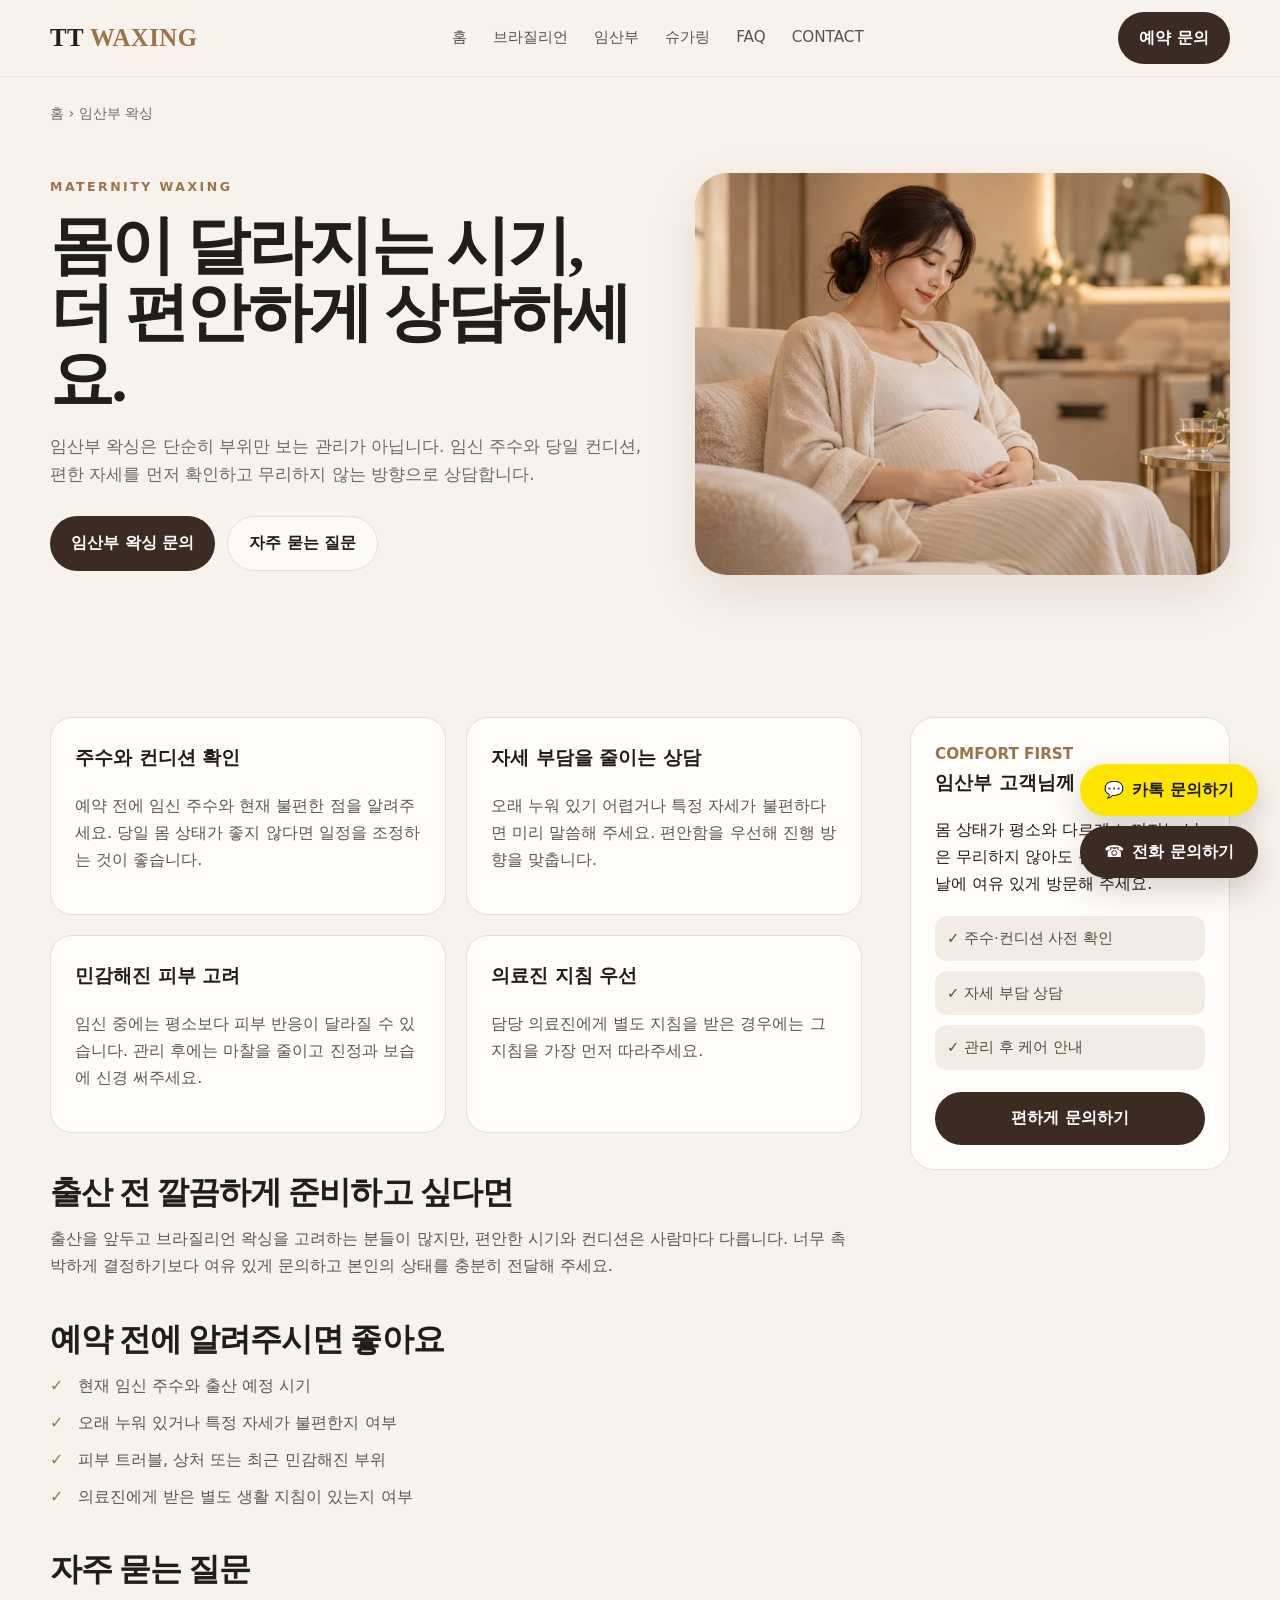
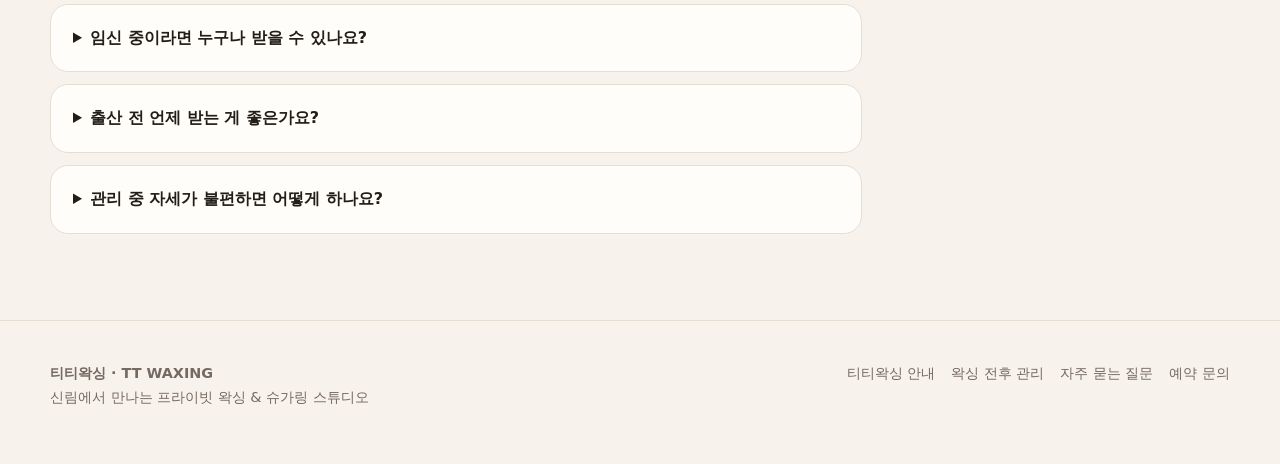
<file: pregnancy-waxing.html>
<!DOCTYPE html>
<html lang="ko">
 <head>
  <meta charset="utf-8"/>
  <meta content="width=device-width,initial-scale=1,viewport-fit=cover" name="viewport"/>
  <title>
   신림 임산부 왁싱 | 출산 전 브라질리언 티티왁싱
  </title>
  <meta content="신림 임산부 왁싱 티티왁싱. 임신 주수와 당일 컨디션, 편안한 자세를 고려해 출산 전 브라질리언 왁싱을 상담합니다." name="description"/>
  <meta content="index,follow,max-image-preview:large" name="robots"/>
  <link href="https://ttwaxing.pages.dev/pregnancy-waxing.html" rel="canonical"/>
  <link href="assets/favicon.svg" rel="icon" type="image/svg+xml"/>
  <link href="assets/style.css" rel="stylesheet"/>
  <link href="/rss.xml" rel="alternate" title="티티왁싱 RSS" type="application/rss+xml"/>
  <meta content="website" property="og:type"/>
  <meta content="ko_KR" property="og:locale"/>
  <meta content="티티왁싱" property="og:site_name"/>
  <meta content="신림 임산부 왁싱 | 출산 전 브라질리언 티티왁싱" property="og:title"/>
  <meta content="신림 임산부 왁싱 티티왁싱. 임신 주수와 당일 컨디션, 편안한 자세를 고려해 출산 전 브라질리언 왁싱을 상담합니다." property="og:description"/>
  <meta content="https://ttwaxing.pages.dev/pregnancy-waxing.html" property="og:url"/>
  <meta content="https://ttwaxing.pages.dev/assets/images/pregnancy.webp" property="og:image"/>
  <meta content="summary_large_image" name="twitter:card"/>
  <script type="application/ld+json">
   {
  "@context": "https://schema.org",
  "@graph": [
    {
      "@context": "https://schema.org",
      "@type": "BeautySalon",
      "@id": "https://ttwaxing.pages.dev/#business",
      "name": "티티왁싱",
      "alternateName": "TT WAXING",
      "url": "https://ttwaxing.pages.dev/",
      "image": [
        "https://ttwaxing.pages.dev/assets/images/hero-studio.webp",
        "https://ttwaxing.pages.dev/assets/images/sugaring.webp"
      ],
      "description": "신림에서 브라질리언 왁싱, 임산부 왁싱, 남성·여성 왁싱과 슈가링을 안내하는 프라이빗 왁싱 스튜디오.",
      "areaServed": [
        {
          "@type": "Place",
          "name": "신림"
        },
        {
          "@type": "AdministrativeArea",
          "name": "서울 관악구"
        }
      ],
      "priceRange": "₩₩",
      "knowsAbout": [
        "브라질리언 왁싱",
        "임산부 왁싱",
        "남자 왁싱",
        "여자 왁싱",
        "슈가링"
      ]
    },
    {
      "@context": "https://schema.org",
      "@type": "WebPage",
      "@id": "https://ttwaxing.pages.dev/pregnancy-waxing.html#webpage",
      "url": "https://ttwaxing.pages.dev/pregnancy-waxing.html",
      "name": "신림 임산부 왁싱 | 출산 전 브라질리언 티티왁싱",
      "description": "신림 임산부 왁싱 티티왁싱. 임신 주수와 당일 컨디션, 편안한 자세를 고려해 출산 전 브라질리언 왁싱을 상담합니다.",
      "inLanguage": "ko-KR",
      "isPartOf": {
        "@id": "https://ttwaxing.pages.dev/#website"
      }
    },
    {
      "@context": "https://schema.org",
      "@type": "Service",
      "name": "임산부 왁싱",
      "serviceType": "임산부 브라질리언 왁싱",
      "provider": {
        "@id": "https://ttwaxing.pages.dev/#business"
      },
      "areaServed": "신림"
    }
  ]
}
  </script>
 </head>
 <body>
  <header class="header">
   <div class="wrap header-in">
    <a aria-label="티티왁싱 홈" class="brand" href="index.html">
     TT
     <span>
      WAXING
     </span>
    </a>
    <nav aria-label="주요 메뉴">
     <a href="index.html">
      홈
     </a>
     <a href="brazilian-waxing.html">
      브라질리언
     </a>
     <a aria-current="page" href="pregnancy-waxing.html">
      임산부
     </a>
     <a href="sugaring.html">
      슈가링
     </a>
     <a href="faq.html">
      FAQ
     </a>
     <a href="contact.html">
      CONTACT
     </a>
    </nav>
    <a class="nav-cta" href="contact.html">
     예약 문의
    </a>
    <button aria-controls="mobile-navigation" aria-expanded="false" aria-label="모바일 메뉴 열기" class="mobile-menu" type="button">
     MENU
    </button>
   </div>
   <div class="wrap mobile-links" id="mobile-navigation">
    <a href="index.html">
     홈
    </a>
    <a href="brazilian-waxing.html">
     브라질리언
    </a>
    <a aria-current="page" href="pregnancy-waxing.html">
     임산부
    </a>
    <a href="sugaring.html">
     슈가링
    </a>
    <a href="faq.html">
     FAQ
    </a>
    <a href="contact.html">
     CONTACT
    </a>
   </div>
  </header>
  <div class="wrap breadcrumbs">
   <a href="index.html">
    홈
   </a>
   <span aria-hidden="true">
    ›
   </span>
   <span>
    임산부 왁싱
   </span>
  </div>
  <main>
   <section class="detail-hero">
    <div class="wrap detail-grid">
     <div>
      <div class="eyebrow">
       MATERNITY WAXING
      </div>
      <h1>
       몸이 달라지는 시기,
       <br/>
       더 편안하게 상담하세요.
      </h1>
      <p>
       임산부 왁싱은 단순히 부위만 보는 관리가 아닙니다. 임신 주수와 당일 컨디션, 편한 자세를 먼저 확인하고 무리하지 않는 방향으로 상담합니다.
      </p>
      <div class="actions">
       <a class="btn primary" href="contact.html">
        임산부 왁싱 문의
       </a>
       <a class="btn secondary" href="faq.html">
        자주 묻는 질문
       </a>
      </div>
     </div>
     <img alt="편안한 분위기에서 임산부 왁싱 상담을 기다리는 고객 이미지" decoding="async" fetchpriority="high" src="assets/images/pregnancy.webp"/>
    </div>
   </section>
   <section class="section">
    <div class="wrap content-grid">
     <article class="prose">
      <div class="grid2">
       <div class="info">
        <h3>
         주수와 컨디션 확인
        </h3>
        <p>
         예약 전에 임신 주수와 현재 불편한 점을 알려주세요. 당일 몸 상태가 좋지 않다면 일정을 조정하는 것이 좋습니다.
        </p>
       </div>
       <div class="info">
        <h3>
         자세 부담을 줄이는 상담
        </h3>
        <p>
         오래 누워 있기 어렵거나 특정 자세가 불편하다면 미리 말씀해 주세요. 편안함을 우선해 진행 방향을 맞춥니다.
        </p>
       </div>
       <div class="info">
        <h3>
         민감해진 피부 고려
        </h3>
        <p>
         임신 중에는 평소보다 피부 반응이 달라질 수 있습니다. 관리 후에는 마찰을 줄이고 진정과 보습에 신경 써주세요.
        </p>
       </div>
       <div class="info">
        <h3>
         의료진 지침 우선
        </h3>
        <p>
         담당 의료진에게 별도 지침을 받은 경우에는 그 지침을 가장 먼저 따라주세요.
        </p>
       </div>
      </div>
      <h2>
       출산 전 깔끔하게 준비하고 싶다면
      </h2>
      <p>
       출산을 앞두고 브라질리언 왁싱을 고려하는 분들이 많지만, 편안한 시기와 컨디션은 사람마다 다릅니다. 너무 촉박하게 결정하기보다 여유 있게 문의하고 본인의 상태를 충분히 전달해 주세요.
      </p>
      <h2>
       예약 전에 알려주시면 좋아요
      </h2>
      <ul class="pretty-list">
       <li>
        현재 임신 주수와 출산 예정 시기
       </li>
       <li>
        오래 누워 있거나 특정 자세가 불편한지 여부
       </li>
       <li>
        피부 트러블, 상처 또는 최근 민감해진 부위
       </li>
       <li>
        의료진에게 받은 별도 생활 지침이 있는지 여부
       </li>
      </ul>
      <h2>
       자주 묻는 질문
      </h2>
      <div class="faq">
       <details>
        <summary>
         임신 중이라면 누구나 받을 수 있나요?
        </summary>
        <p>
         임신 상태와 컨디션은 개인마다 다릅니다. 의료진에게 제한받은 활동이 있거나 불편한 증상이 있다면 해당 지침을 우선하고 예약 전 알려주세요.
        </p>
       </details>
       <details>
        <summary>
         출산 전 언제 받는 게 좋은가요?
        </summary>
        <p>
         특정 시기를 모든 분께 동일하게 권하기 어렵습니다. 예정일과 현재 컨디션, 이동과 자세의 편안함을 고려해 여유 있게 상담하는 편이 좋습니다.
        </p>
       </details>
       <details>
        <summary>
         관리 중 자세가 불편하면 어떻게 하나요?
        </summary>
        <p>
         불편한 자세는 참지 말고 바로 말씀해 주세요. 가능한 범위 안에서 자세와 진행 속도를 조절하는 것이 중요합니다.
        </p>
       </details>
      </div>
     </article>
     <aside class="aside">
      <div class="kicker">
       COMFORT FIRST
      </div>
      <h3>
       임산부 고객님께
      </h3>
      <p>
       몸 상태가 평소와 다르게 느껴지는 날은 무리하지 않아도 됩니다. 편안한 날에 여유 있게 방문해 주세요.
      </p>
      <div class="mini-checks">
       <span>
        ✓ 주수·컨디션 사전 확인
       </span>
       <span>
        ✓ 자세 부담 상담
       </span>
       <span>
        ✓ 관리 후 케어 안내
       </span>
      </div>
      <a class="btn primary full" href="contact.html">
       편하게 문의하기
      </a>
     </aside>
    </div>
   </section>
  </main>
  <footer>
   <div class="wrap foot">
    <div>
     <b>
      티티왁싱 · TT WAXING
     </b>
     <br/>
     신림에서 만나는 프라이빗 왁싱 &amp; 슈가링 스튜디오
    </div>
    <div class="foot-links">
     <a href="about-booking.html">
      티티왁싱 안내
     </a>
     <a href="aftercare.html">
      왁싱 전후 관리
     </a>
     <a href="faq.html">
      자주 묻는 질문
     </a>
     <a href="contact.html">
      예약 문의
     </a>
    </div>
   </div>
  </footer>
  <div aria-label="빠른 문의" class="floating-contact">
   <a class="floating-contact__kakao" href="https://pf.kakao.com/_QqyKn" rel="noopener noreferrer" target="_blank">
    <span class="floating-contact__icon" aria-hidden="true">💬</span>
    <span>카톡 문의하기</span>
   </a>
   <a class="floating-contact__phone" href="tel:01039012337">
    <span class="floating-contact__icon" aria-hidden="true">☎</span>
    <span>전화 문의하기</span>
   </a>
  </div>
  <script defer="" src="assets/site.js">
  </script>
 </body>
</html>
</file>
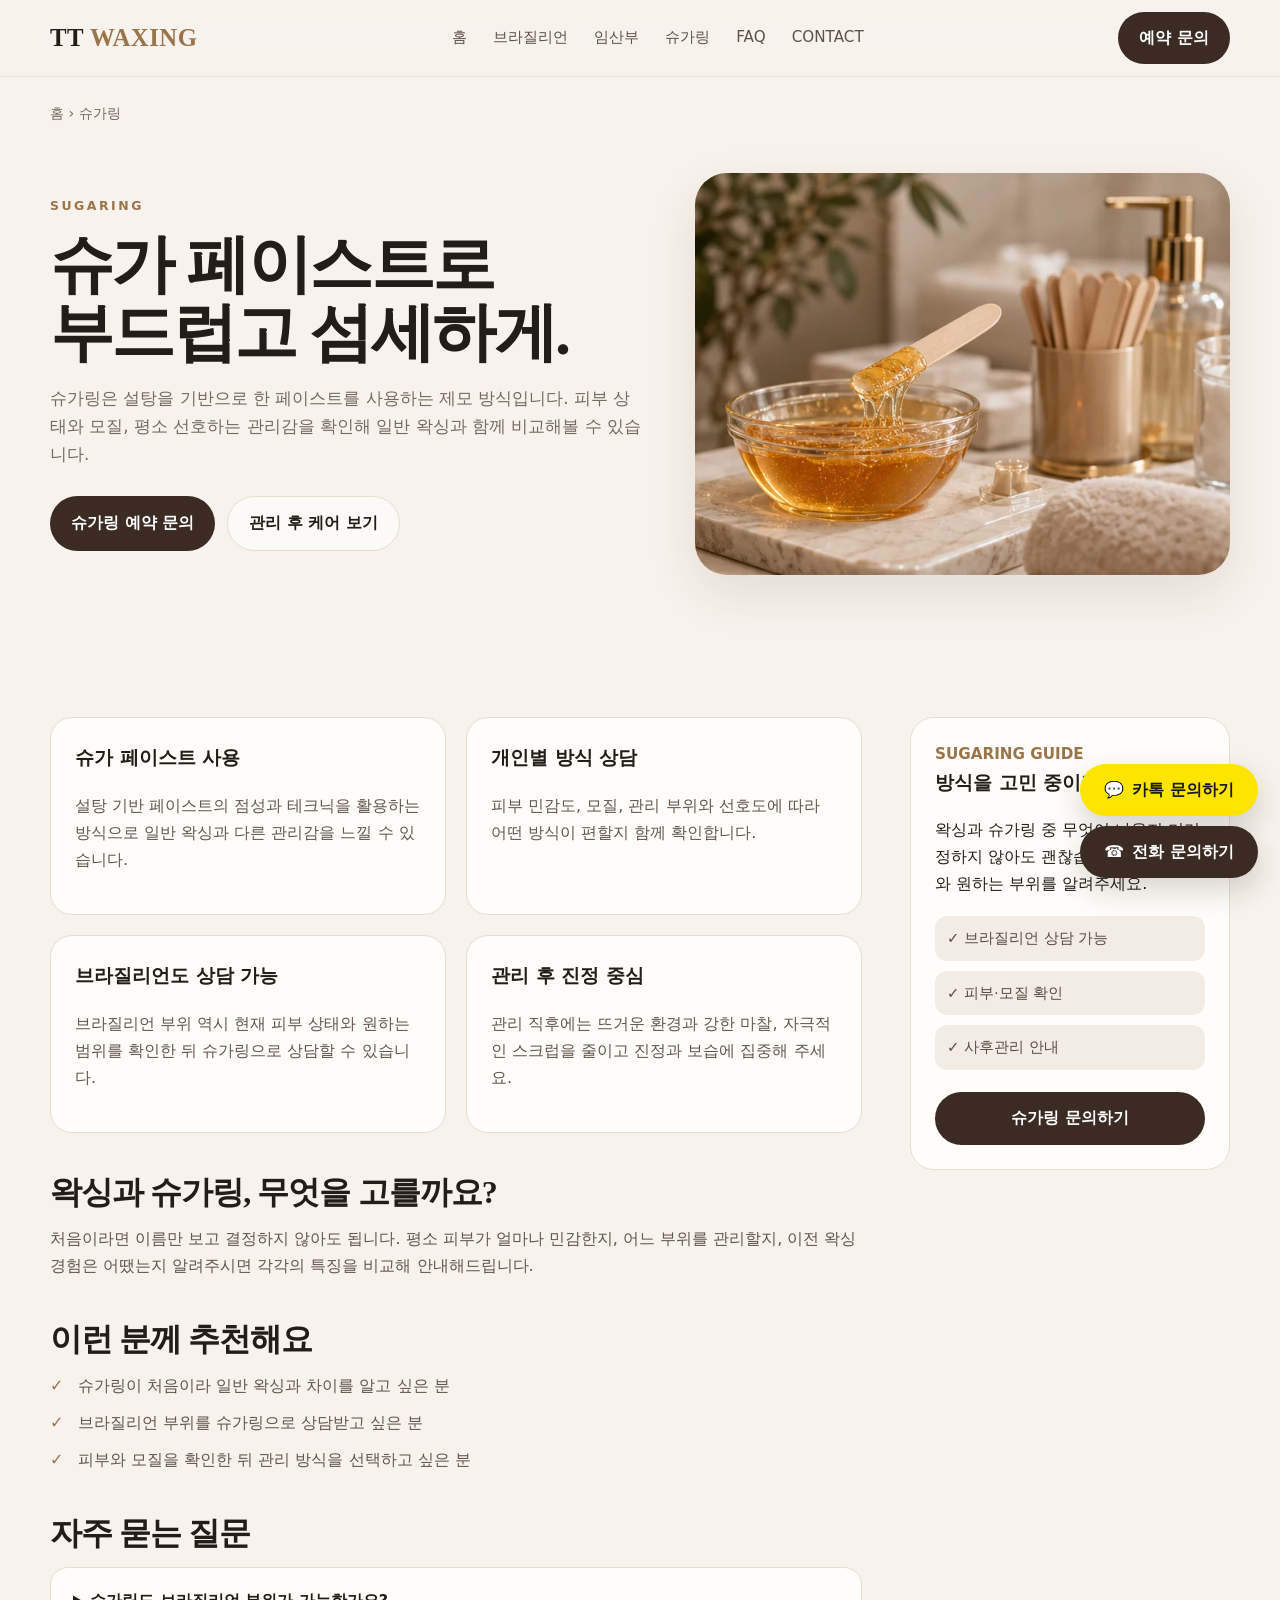
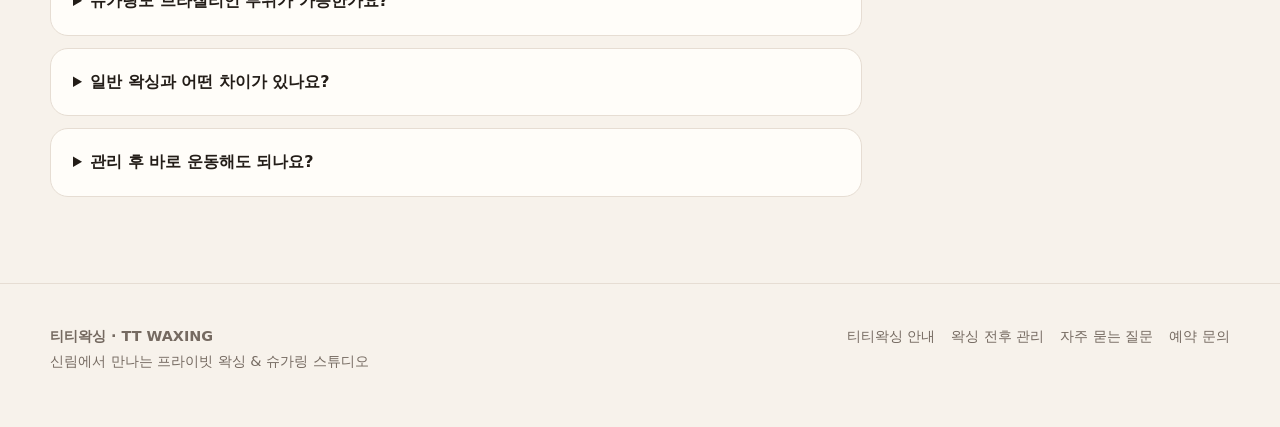
<file: sugaring.html>
<!DOCTYPE html>
<html lang="ko">
 <head>
  <meta charset="utf-8"/>
  <meta content="width=device-width,initial-scale=1,viewport-fit=cover" name="viewport"/>
  <title>
   신림 슈가링 | 브라질리언 슈가링 티티왁싱
  </title>
  <meta content="신림 슈가링 티티왁싱. 슈가 페이스트를 활용한 브라질리언 슈가링과 일반 왁싱의 차이를 상담하고 피부 상태에 맞춰 안내합니다." name="description"/>
  <meta content="index,follow,max-image-preview:large" name="robots"/>
  <link href="https://ttwaxing.pages.dev/sugaring.html" rel="canonical"/>
  <link href="assets/favicon.svg" rel="icon" type="image/svg+xml"/>
  <link href="assets/style.css" rel="stylesheet"/>
  <link href="/rss.xml" rel="alternate" title="티티왁싱 RSS" type="application/rss+xml"/>
  <meta content="website" property="og:type"/>
  <meta content="ko_KR" property="og:locale"/>
  <meta content="티티왁싱" property="og:site_name"/>
  <meta content="신림 슈가링 | 브라질리언 슈가링 티티왁싱" property="og:title"/>
  <meta content="신림 슈가링 티티왁싱. 슈가 페이스트를 활용한 브라질리언 슈가링과 일반 왁싱의 차이를 상담하고 피부 상태에 맞춰 안내합니다." property="og:description"/>
  <meta content="https://ttwaxing.pages.dev/sugaring.html" property="og:url"/>
  <meta content="https://ttwaxing.pages.dev/assets/images/sugaring.webp" property="og:image"/>
  <meta content="summary_large_image" name="twitter:card"/>
  <script type="application/ld+json">
   {
  "@context": "https://schema.org",
  "@graph": [
    {
      "@context": "https://schema.org",
      "@type": "BeautySalon",
      "@id": "https://ttwaxing.pages.dev/#business",
      "name": "티티왁싱",
      "alternateName": "TT WAXING",
      "url": "https://ttwaxing.pages.dev/",
      "image": [
        "https://ttwaxing.pages.dev/assets/images/hero-studio.webp",
        "https://ttwaxing.pages.dev/assets/images/sugaring.webp"
      ],
      "description": "신림에서 브라질리언 왁싱, 임산부 왁싱, 남성·여성 왁싱과 슈가링을 안내하는 프라이빗 왁싱 스튜디오.",
      "areaServed": [
        {
          "@type": "Place",
          "name": "신림"
        },
        {
          "@type": "AdministrativeArea",
          "name": "서울 관악구"
        }
      ],
      "priceRange": "₩₩",
      "knowsAbout": [
        "브라질리언 왁싱",
        "임산부 왁싱",
        "남자 왁싱",
        "여자 왁싱",
        "슈가링"
      ]
    },
    {
      "@context": "https://schema.org",
      "@type": "WebPage",
      "@id": "https://ttwaxing.pages.dev/sugaring.html#webpage",
      "url": "https://ttwaxing.pages.dev/sugaring.html",
      "name": "신림 슈가링 | 브라질리언 슈가링 티티왁싱",
      "description": "신림 슈가링 티티왁싱. 슈가 페이스트를 활용한 브라질리언 슈가링과 일반 왁싱의 차이를 상담하고 피부 상태에 맞춰 안내합니다.",
      "inLanguage": "ko-KR",
      "isPartOf": {
        "@id": "https://ttwaxing.pages.dev/#website"
      }
    },
    {
      "@context": "https://schema.org",
      "@type": "Service",
      "name": "슈가링",
      "serviceType": "슈가링 왁싱",
      "provider": {
        "@id": "https://ttwaxing.pages.dev/#business"
      },
      "areaServed": "신림"
    }
  ]
}
  </script>
 </head>
 <body>
  <header class="header">
   <div class="wrap header-in">
    <a aria-label="티티왁싱 홈" class="brand" href="index.html">
     TT
     <span>
      WAXING
     </span>
    </a>
    <nav aria-label="주요 메뉴">
     <a href="index.html">
      홈
     </a>
     <a href="brazilian-waxing.html">
      브라질리언
     </a>
     <a href="pregnancy-waxing.html">
      임산부
     </a>
     <a aria-current="page" href="sugaring.html">
      슈가링
     </a>
     <a href="faq.html">
      FAQ
     </a>
     <a href="contact.html">
      CONTACT
     </a>
    </nav>
    <a class="nav-cta" href="contact.html">
     예약 문의
    </a>
    <button aria-controls="mobile-navigation" aria-expanded="false" aria-label="모바일 메뉴 열기" class="mobile-menu" type="button">
     MENU
    </button>
   </div>
   <div class="wrap mobile-links" id="mobile-navigation">
    <a href="index.html">
     홈
    </a>
    <a href="brazilian-waxing.html">
     브라질리언
    </a>
    <a href="pregnancy-waxing.html">
     임산부
    </a>
    <a aria-current="page" href="sugaring.html">
     슈가링
    </a>
    <a href="faq.html">
     FAQ
    </a>
    <a href="contact.html">
     CONTACT
    </a>
   </div>
  </header>
  <div class="wrap breadcrumbs">
   <a href="index.html">
    홈
   </a>
   <span aria-hidden="true">
    ›
   </span>
   <span>
    슈가링
   </span>
  </div>
  <main>
   <section class="detail-hero">
    <div class="wrap detail-grid">
     <div>
      <div class="eyebrow">
       SUGARING
      </div>
      <h1>
       슈가 페이스트로
       <br/>
       부드럽고 섬세하게.
      </h1>
      <p>
       슈가링은 설탕을 기반으로 한 페이스트를 사용하는 제모 방식입니다. 피부 상태와 모질, 평소 선호하는 관리감을 확인해 일반 왁싱과 함께 비교해볼 수 있습니다.
      </p>
      <div class="actions">
       <a class="btn primary" href="contact.html">
        슈가링 예약 문의
       </a>
       <a class="btn secondary" href="aftercare.html">
        관리 후 케어 보기
       </a>
      </div>
     </div>
     <img alt="티티왁싱 슈가링 페이스트와 위생적인 관리 도구" decoding="async" fetchpriority="high" src="assets/images/sugaring.webp"/>
    </div>
   </section>
   <section class="section">
    <div class="wrap content-grid">
     <article class="prose">
      <div class="grid2">
       <div class="info">
        <h3>
         슈가 페이스트 사용
        </h3>
        <p>
         설탕 기반 페이스트의 점성과 테크닉을 활용하는 방식으로 일반 왁싱과 다른 관리감을 느낄 수 있습니다.
        </p>
       </div>
       <div class="info">
        <h3>
         개인별 방식 상담
        </h3>
        <p>
         피부 민감도, 모질, 관리 부위와 선호도에 따라 어떤 방식이 편할지 함께 확인합니다.
        </p>
       </div>
       <div class="info">
        <h3>
         브라질리언도 상담 가능
        </h3>
        <p>
         브라질리언 부위 역시 현재 피부 상태와 원하는 범위를 확인한 뒤 슈가링으로 상담할 수 있습니다.
        </p>
       </div>
       <div class="info">
        <h3>
         관리 후 진정 중심
        </h3>
        <p>
         관리 직후에는 뜨거운 환경과 강한 마찰, 자극적인 스크럽을 줄이고 진정과 보습에 집중해 주세요.
        </p>
       </div>
      </div>
      <h2>
       왁싱과 슈가링, 무엇을 고를까요?
      </h2>
      <p>
       처음이라면 이름만 보고 결정하지 않아도 됩니다. 평소 피부가 얼마나 민감한지, 어느 부위를 관리할지, 이전 왁싱 경험은 어땠는지 알려주시면 각각의 특징을 비교해 안내해드립니다.
      </p>
      <h2>
       이런 분께 추천해요
      </h2>
      <ul class="pretty-list">
       <li>
        슈가링이 처음이라 일반 왁싱과 차이를 알고 싶은 분
       </li>
       <li>
        브라질리언 부위를 슈가링으로 상담받고 싶은 분
       </li>
       <li>
        피부와 모질을 확인한 뒤 관리 방식을 선택하고 싶은 분
       </li>
      </ul>
      <h2>
       자주 묻는 질문
      </h2>
      <div class="faq">
       <details>
        <summary>
         슈가링도 브라질리언 부위가 가능한가요?
        </summary>
        <p>
         브라질리언 부위도 피부 상태와 모질을 확인한 뒤 슈가링 상담이 가능합니다.
        </p>
       </details>
       <details>
        <summary>
         일반 왁싱과 어떤 차이가 있나요?
        </summary>
        <p>
         사용하는 재료와 테크닉, 진행감에 차이가 있습니다. 한 방식이 모두에게 더 좋다고 보기보다 피부 상태와 선호도에 맞춰 선택하는 것이 좋습니다.
        </p>
       </details>
       <details>
        <summary>
         관리 후 바로 운동해도 되나요?
        </summary>
        <p>
         관리 직후에는 피부가 민감할 수 있어 땀과 마찰, 열감이 큰 활동은 잠시 줄이는 편이 좋습니다.
        </p>
       </details>
      </div>
     </article>
     <aside class="aside">
      <div class="kicker">
       SUGARING GUIDE
      </div>
      <h3>
       방식을 고민 중이라면
      </h3>
      <p>
       왁싱과 슈가링 중 무엇이 나을지 미리 정하지 않아도 괜찮습니다. 피부 상태와 원하는 부위를 알려주세요.
      </p>
      <div class="mini-checks">
       <span>
        ✓ 브라질리언 상담 가능
       </span>
       <span>
        ✓ 피부·모질 확인
       </span>
       <span>
        ✓ 사후관리 안내
       </span>
      </div>
      <a class="btn primary full" href="contact.html">
       슈가링 문의하기
      </a>
     </aside>
    </div>
   </section>
  </main>
  <footer>
   <div class="wrap foot">
    <div>
     <b>
      티티왁싱 · TT WAXING
     </b>
     <br/>
     신림에서 만나는 프라이빗 왁싱 &amp; 슈가링 스튜디오
    </div>
    <div class="foot-links">
     <a href="about-booking.html">
      티티왁싱 안내
     </a>
     <a href="aftercare.html">
      왁싱 전후 관리
     </a>
     <a href="faq.html">
      자주 묻는 질문
     </a>
     <a href="contact.html">
      예약 문의
     </a>
    </div>
   </div>
  </footer>
  <div aria-label="빠른 문의" class="floating-contact">
   <a class="floating-contact__kakao" href="https://pf.kakao.com/_QqyKn" rel="noopener noreferrer" target="_blank">
    <span class="floating-contact__icon" aria-hidden="true">💬</span>
    <span>카톡 문의하기</span>
   </a>
   <a class="floating-contact__phone" href="tel:01039012337">
    <span class="floating-contact__icon" aria-hidden="true">☎</span>
    <span>전화 문의하기</span>
   </a>
  </div>
  <script defer="" src="assets/site.js">
  </script>
 </body>
</html>
</file>
<file: assets/style.css>
:root{
  --bg:#f7f2eb;--paper:#fffdf9;--ink:#231d18;--muted:#756a61;--line:#e6ddd3;--gold:#9a744b;--gold-2:#c8a77e;--deep:#3b2b23;--shadow:0 18px 50px rgba(64,43,31,.10);--radius:28px
}
*{box-sizing:border-box}html{scroll-behavior:smooth}body{margin:0;background:var(--bg);color:var(--ink);font-family:Pretendard,"Noto Sans KR",system-ui,-apple-system,BlinkMacSystemFont,"Segoe UI",sans-serif;line-height:1.68}img{max-width:100%;display:block}a{color:inherit;text-decoration:none}.wrap{width:min(1180px,calc(100% - 40px));margin:auto}.eyebrow{font-size:.78rem;letter-spacing:.2em;text-transform:uppercase;color:var(--gold);font-weight:700}.header{position:sticky;top:0;z-index:20;background:rgba(247,242,235,.88);backdrop-filter:blur(16px);border-bottom:1px solid rgba(154,116,75,.12)}.header-in{height:76px;display:flex;align-items:center;justify-content:space-between;gap:24px}.brand{font-family:Georgia,"Times New Roman",serif;font-size:1.55rem;letter-spacing:.02em;font-weight:700}.brand span{color:var(--gold)}nav{display:flex;gap:26px;font-size:.95rem;color:#5d5149}.nav-cta,.btn{display:inline-flex;align-items:center;justify-content:center;gap:8px;border-radius:999px;padding:13px 21px;font-weight:700;transition:.2s}.nav-cta,.btn.primary{background:var(--deep);color:white}.btn.secondary{border:1px solid var(--line);background:rgba(255,255,255,.62)}.nav-cta:hover,.btn:hover{transform:translateY(-1px)}.hero{padding:70px 0 40px}.hero-grid{display:grid;grid-template-columns:1.02fr .98fr;gap:52px;align-items:center}.hero h1{font-family:Georgia,"Times New Roman",serif;font-size:clamp(2.5rem,5vw,5.4rem);line-height:1.02;margin:16px 0 20px;letter-spacing:-.04em}.hero h1 em{font-style:normal;color:var(--gold)}.hero p{font-size:1.08rem;color:var(--muted);max-width:650px}.actions{display:flex;gap:12px;flex-wrap:wrap;margin-top:28px}.hero-media{position:relative}.hero-media img{width:100%;aspect-ratio:4/5;object-fit:cover;border-radius:36px;box-shadow:var(--shadow)}.floating{position:absolute;left:-22px;bottom:28px;background:rgba(255,253,249,.94);padding:16px 19px;border-radius:18px;box-shadow:var(--shadow);max-width:250px}.floating b{display:block;margin-bottom:3px}.trust{padding:32px 0 74px}.trust-grid{display:grid;grid-template-columns:repeat(4,1fr);gap:12px}.trust-item{background:var(--paper);border:1px solid var(--line);border-radius:20px;padding:22px}.trust-item b{display:block;font-family:Georgia,"Times New Roman",serif;font-size:1.1rem;margin-bottom:4px}.trust-item span{color:var(--muted);font-size:.9rem}.section{padding:86px 0}.section.alt{background:#efe6dc}.section-head{max-width:760px;margin-bottom:34px}.section h2{font-family:Georgia,"Times New Roman",serif;font-size:clamp(2rem,3.5vw,3.6rem);line-height:1.1;margin:8px 0 16px;letter-spacing:-.03em}.section-head p{color:var(--muted)}.cards{display:grid;grid-template-columns:repeat(3,1fr);gap:20px}.card{background:var(--paper);border:1px solid var(--line);border-radius:var(--radius);overflow:hidden;box-shadow:0 10px 28px rgba(64,43,31,.05)}.card img{width:100%;aspect-ratio:4/3;object-fit:cover}.card-body{padding:24px}.card h3{margin:0 0 9px;font-family:Georgia,"Times New Roman",serif;font-size:1.4rem}.card p{margin:0;color:var(--muted)}.card .more{display:inline-block;margin-top:18px;color:var(--gold);font-weight:700}.split{display:grid;grid-template-columns:1fr 1fr;gap:54px;align-items:center}.split img{border-radius:32px;box-shadow:var(--shadow);width:100%;aspect-ratio:4/3;object-fit:cover}.checks{display:grid;gap:12px;margin-top:22px}.check{display:flex;gap:12px;align-items:flex-start}.check i{font-style:normal;width:24px;height:24px;display:grid;place-items:center;border-radius:50%;background:#e9ded0;color:var(--gold);font-size:.8rem;flex:0 0 auto}.quote{padding:28px;border-left:3px solid var(--gold);background:rgba(255,255,255,.45);border-radius:0 20px 20px 0;color:#4f433a}.faq{display:grid;gap:12px}.faq details{background:var(--paper);border:1px solid var(--line);border-radius:18px;padding:20px 22px}.faq summary{cursor:pointer;font-weight:700}.faq p{color:var(--muted);margin-bottom:0}.cta{padding:90px 0}.cta-box{background:var(--deep);color:white;border-radius:36px;padding:54px;display:grid;grid-template-columns:1fr auto;gap:30px;align-items:center}.cta h2{font-family:Georgia,"Times New Roman",serif;font-size:clamp(2rem,4vw,3.6rem);margin:0 0 8px;line-height:1.1}.cta p{margin:0;color:#d8cbc0}.cta .btn{background:white;color:var(--deep)}footer{padding:40px 0 54px;border-top:1px solid var(--line);color:var(--muted);font-size:.9rem}.foot{display:flex;justify-content:space-between;gap:30px;flex-wrap:wrap}.breadcrumbs{padding:24px 0 0;color:var(--muted);font-size:.9rem}.detail-hero{padding:48px 0 56px}.detail-grid{display:grid;grid-template-columns:1fr .9fr;gap:50px;align-items:center}.detail-hero h1{font-family:Georgia,"Times New Roman",serif;font-size:clamp(2.5rem,5vw,4.8rem);line-height:1.05;letter-spacing:-.04em;margin:14px 0 18px}.detail-hero p{color:var(--muted);font-size:1.05rem}.detail-hero img{width:100%;aspect-ratio:4/3;object-fit:cover;border-radius:32px;box-shadow:var(--shadow)}.content-grid{display:grid;grid-template-columns:minmax(0,1fr) 320px;gap:48px}.prose h2{font-family:Georgia,"Times New Roman",serif;font-size:2rem;margin-top:42px}.prose h3{font-size:1.2rem;margin-top:28px}.prose p,.prose li{color:#62564d}.prose ul{padding-left:20px}.aside{position:sticky;top:110px;align-self:start;background:var(--paper);border:1px solid var(--line);border-radius:24px;padding:24px}.aside h3{margin-top:0}.tag{display:inline-block;background:#efe5d9;border-radius:999px;padding:8px 12px;margin:4px 3px 0 0;font-size:.84rem;color:#6b5748}.note{font-size:.85rem;color:var(--muted);margin-top:14px}.grid2{display:grid;grid-template-columns:repeat(2,1fr);gap:20px}.info{background:var(--paper);border:1px solid var(--line);border-radius:22px;padding:24px}.info h3{margin-top:0}.kicker{font-size:.95rem;color:var(--gold);font-weight:700}.mobile-menu{display:none}.mobile-links{display:none}
@media(max-width:900px){nav,.nav-cta{display:none}.mobile-menu{display:inline-flex;border:1px solid var(--line);background:white;border-radius:999px;padding:9px 13px}.mobile-links.open{display:grid;padding:0 0 18px;gap:10px}.hero-grid,.detail-grid,.split,.content-grid,.cta-box{grid-template-columns:1fr}.hero{padding-top:42px}.hero-media{order:-1}.hero-media img{aspect-ratio:16/12}.floating{left:14px;bottom:14px}.trust-grid{grid-template-columns:repeat(2,1fr)}.cards{grid-template-columns:1fr}.aside{position:static}.cta-box{padding:36px}.grid2{grid-template-columns:1fr}.section{padding:64px 0}}
@media(max-width:560px){.wrap{width:min(100% - 28px,1180px)}.header-in{height:68px}.trust-grid{grid-template-columns:1fr}.hero h1{font-size:2.65rem}.detail-hero h1{font-size:2.6rem}.section h2{font-size:2.2rem}.cta{padding:60px 0}.cta-box{border-radius:26px}.actions{display:grid}.actions .btn{width:100%}}

/* Mobile polish: no build tools required */
html{-webkit-text-size-adjust:100%;text-size-adjust:100%}
body{overflow-x:hidden}
button,a{touch-action:manipulation}
button{font:inherit;color:inherit}
a:focus-visible,button:focus-visible,summary:focus-visible{outline:3px solid rgba(154,116,75,.35);outline-offset:3px}
.mobile-menu{min-width:52px;min-height:44px;align-items:center;justify-content:center;font-weight:800;letter-spacing:.06em;cursor:pointer}
.mobile-links{border-top:1px solid transparent}
.mobile-links a{min-height:46px;display:flex;align-items:center;padding:9px 2px;font-weight:650;color:#4f433a}
.mobile-links a[aria-current="page"]{color:var(--gold)}

@media(max-width:900px){
  .wrap{width:min(100% - 32px,1180px)}
  .header{backdrop-filter:blur(12px);-webkit-backdrop-filter:blur(12px)}
  .header-in{height:68px;gap:12px}
  .brand{font-size:1.32rem;white-space:nowrap}
  .mobile-links.open{border-top-color:var(--line);padding:10px 0 16px}
  .hero{padding:30px 0 28px}
  .hero-grid,.detail-grid{gap:28px}
  .hero-media img{border-radius:26px;aspect-ratio:4/3}
  .floating{max-width:calc(100% - 28px);padding:13px 15px;border-radius:15px}
  .hero h1,.detail-hero h1{overflow-wrap:anywhere}
  .hero p,.detail-hero p{font-size:1rem}
  .trust{padding:24px 0 54px}
  .trust-item{padding:18px}
  .section{padding:56px 0}
  .section-head{margin-bottom:26px}
  .cards{gap:16px}
  .card{border-radius:22px}
  .card-body{padding:20px}
  .split{gap:30px}
  .split img,.detail-hero img{border-radius:24px}
  .content-grid{gap:28px}
  .prose h2{font-size:1.7rem;margin-top:34px}
  .aside{border-radius:20px;padding:20px}
  .cta{padding:58px 0}
  .cta-box{gap:22px;padding:32px;border-radius:26px}
  footer{padding:34px 0 calc(40px + env(safe-area-inset-bottom))}
  .foot{gap:18px}
}

@media(max-width:560px){
  .wrap{width:min(100% - 24px,1180px)}
  .brand{font-size:1.16rem}
  .mobile-menu{font-size:.78rem;padding:8px 11px}
  .hero{padding-top:22px}
  .hero-grid{gap:22px}
  .hero h1{font-size:clamp(2.15rem,11vw,2.8rem);line-height:1.04;margin:12px 0 16px}
  .detail-hero{padding:32px 0 42px}
  .detail-hero h1{font-size:clamp(2.05rem,10.5vw,2.75rem);line-height:1.08}
  .eyebrow{font-size:.7rem;letter-spacing:.14em}
  .hero-media img,.detail-hero img{aspect-ratio:4/3;border-radius:20px}
  .floating{left:10px;right:10px;bottom:10px;max-width:none;font-size:.86rem}
  .floating span{display:block;line-height:1.45}
  .actions{grid-template-columns:1fr;gap:9px;margin-top:22px}
  .btn,.nav-cta{min-height:48px;padding:12px 17px}
  .trust-grid{grid-template-columns:1fr 1fr;gap:10px}
  .trust-item{padding:15px;border-radius:16px}
  .trust-item b{font-size:1rem}
  .trust-item span{font-size:.82rem;line-height:1.45;display:block}
  .section{padding:48px 0}
  .section h2{font-size:clamp(1.85rem,9vw,2.3rem);line-height:1.14}
  .card img{aspect-ratio:16/10}
  .card-body{padding:18px}
  .grid2{gap:12px}
  .info{padding:19px;border-radius:18px}
  .faq details{padding:17px 18px;border-radius:16px}
  .faq summary{line-height:1.45;padding-right:8px}
  .quote{padding:20px;border-radius:0 16px 16px 0}
  .breadcrumbs{padding-top:18px;font-size:.82rem;white-space:nowrap;overflow:hidden;text-overflow:ellipsis}
  .cta{padding:48px 0}
  .cta-box{padding:26px 20px;border-radius:22px}
  .cta h2{font-size:2rem}
  .cta .btn{width:100%}
  footer{font-size:.84rem}
  .foot{display:grid}
}

@media(max-width:380px){
  .wrap{width:min(100% - 20px,1180px)}
  .brand{font-size:1.06rem}
  .mobile-menu{min-width:48px}
  .hero h1{font-size:2.08rem}
  .detail-hero h1{font-size:2rem}
  .trust-grid{grid-template-columns:1fr}
  .section h2{font-size:1.9rem}
  .cta h2{font-size:1.8rem}
}

@media(prefers-reduced-motion:reduce){
  html{scroll-behavior:auto}
  *,*::before,*::after{transition:none!important;animation:none!important}
}

/* Customer-facing conversion pages */
.grid3{display:grid;grid-template-columns:repeat(3,1fr);gap:20px}.step{display:inline-grid;place-items:center;width:38px;height:38px;border-radius:50%;background:#efe5d9;color:var(--gold);font-weight:800;margin-bottom:10px}.row-head{display:flex;align-items:end;justify-content:space-between;gap:30px;max-width:none}.text-link{color:var(--gold);font-weight:750}.pretty-list{list-style:none;padding:0!important;display:grid;gap:10px}.pretty-list li{position:relative;padding-left:28px}.pretty-list li:before{content:'✓';position:absolute;left:0;top:0;color:var(--gold);font-weight:800}.mini-checks{display:grid;gap:10px;margin:18px 0 22px}.mini-checks span{display:block;padding:10px 12px;background:#f3ece4;border-radius:12px;color:#584c43;font-size:.92rem}.full{width:100%}.journey{display:grid;grid-template-columns:repeat(4,1fr);gap:14px}.journey>div{background:var(--paper);border:1px solid var(--line);border-radius:20px;padding:22px}.journey b{display:block;margin-bottom:7px}.journey span{color:var(--muted);font-size:.92rem}.narrow{max-width:860px}.faq-large details{padding:22px 24px}.faq-large summary{font-size:1.04rem}.detail-hero.compact{padding-bottom:34px}.contact-grid{display:grid;grid-template-columns:minmax(0,1.35fr) minmax(280px,.65fr);gap:38px;align-items:start}.contact-form{background:var(--paper);border:1px solid var(--line);border-radius:26px;padding:28px;display:grid;gap:18px}.contact-form label{display:grid;gap:8px;font-weight:700}.contact-form input,.contact-form select,.contact-form textarea{width:100%;border:1px solid #ddd1c5;background:#fff;padding:14px 15px;border-radius:14px;font:inherit;color:var(--ink);outline:none}.contact-form textarea{resize:vertical}.contact-form input:focus,.contact-form select:focus,.contact-form textarea:focus{border-color:var(--gold);box-shadow:0 0 0 3px rgba(154,116,75,.12)}.form-row{display:grid;grid-template-columns:1fr 1fr;gap:14px}.form-actions{display:flex;gap:10px;flex-wrap:wrap}.form-status{min-height:1.5em;margin:0;color:var(--gold);font-weight:700}.contact-card{background:var(--paper);border:1px solid var(--line);border-radius:24px;padding:24px;margin-bottom:16px}.contact-card h3{font-family:Georgia,'Times New Roman',serif;font-size:1.45rem;margin:8px 0 10px}.contact-card p{color:var(--muted)}.foot-links{display:flex;gap:16px;flex-wrap:wrap}.foot-links a:hover{color:var(--gold)}.mobile-book{display:none}
@media(max-width:1080px){nav{gap:17px;font-size:.9rem}.nav-cta{padding:12px 17px}}
@media(max-width:900px){.grid3,.journey,.contact-grid{grid-template-columns:1fr}.row-head{align-items:flex-start}.contact-grid{gap:24px}.mobile-book{display:flex;position:fixed;z-index:30;left:12px;right:12px;bottom:calc(12px + env(safe-area-inset-bottom));min-height:52px;align-items:center;justify-content:center;border-radius:999px;background:var(--deep);color:#fff;font-weight:800;box-shadow:0 12px 34px rgba(35,29,24,.28)}body{padding-bottom:calc(76px + env(safe-area-inset-bottom))}.foot-links{display:grid;gap:8px}}
@media(max-width:560px){.row-head{display:block}.row-head .text-link{display:inline-block;margin-top:4px}.form-row{grid-template-columns:1fr}.contact-form{padding:20px;border-radius:20px}.form-actions{display:grid}.form-actions .btn{width:100%}.journey{gap:10px}.journey>div{padding:18px}}


/* Kakao / phone conversion controls */
.marketing-inquiry{
  display:block;
  color:inherit;
  cursor:pointer;
}
.marketing-inquiry img{
  transition:transform .28s ease, filter .28s ease;
}
.marketing-inquiry:hover img{
  transform:translateY(-2px);
  filter:brightness(.98);
}
.marketing-inquiry .floating{
  pointer-events:none;
}

.floating-contact{
  position:fixed;
  z-index:50;
  right:22px;
  bottom:22px;
  display:grid;
  gap:10px;
  width:178px;
}
.floating-contact a{
  min-height:52px;
  display:flex;
  align-items:center;
  justify-content:center;
  gap:8px;
  padding:12px 16px;
  border-radius:999px;
  font-weight:800;
  box-shadow:0 12px 30px rgba(35,29,24,.18);
  transition:transform .2s ease, box-shadow .2s ease;
}
.floating-contact a:hover{
  transform:translateY(-2px);
  box-shadow:0 16px 34px rgba(35,29,24,.23);
}
.floating-contact__kakao{
  background:#fee500;
  color:#191919;
}
.floating-contact__phone{
  background:var(--deep);
  color:#fff;
}
.floating-contact__icon{
  font-size:1rem;
  line-height:1;
}

@media(max-width:900px){
  .mobile-book{display:none!important}
  .floating-contact{
    left:10px;
    right:10px;
    bottom:calc(10px + env(safe-area-inset-bottom));
    width:auto;
    grid-template-columns:1fr 1fr;
    gap:8px;
  }
  .floating-contact a{
    min-height:54px;
    border-radius:16px;
    padding:12px 10px;
    font-size:.95rem;
  }
  body{
    padding-bottom:calc(82px + env(safe-area-inset-bottom));
  }
}

@media(max-width:380px){
  .floating-contact a{
    font-size:.88rem;
    gap:6px;
  }
}

/* Main marketing visual: always show the complete baked-in artwork */
.hero .marketing-inquiry{
  display:block;
  width:100%;
  max-width:560px;
  justify-self:end;
  overflow:visible;
}
.hero .marketing-inquiry img{
  display:block;
  width:100%;
  height:auto !important;
  max-width:100%;
  aspect-ratio:auto !important;
  object-fit:contain !important;
  object-position:center center !important;
  border-radius:28px;
  box-shadow:var(--shadow);
}

/* Stack before the ad becomes too narrow, so every word stays readable. */
@media(max-width:1080px){
  .hero .hero-grid{
    grid-template-columns:1fr;
    gap:34px;
  }
  .hero .marketing-inquiry{
    order:-1;
    justify-self:center;
    width:min(100%,620px);
    max-width:620px;
  }
  .hero .marketing-inquiry img{
    width:100%;
    height:auto !important;
    aspect-ratio:auto !important;
    object-fit:contain !important;
  }
}

@media(max-width:560px){
  .hero .marketing-inquiry{
    width:100%;
    max-width:none;
  }
  .hero .marketing-inquiry img{
    width:100%;
    height:auto !important;
    aspect-ratio:auto !important;
    object-fit:contain !important;
    border-radius:18px;
  }
}
</file>
